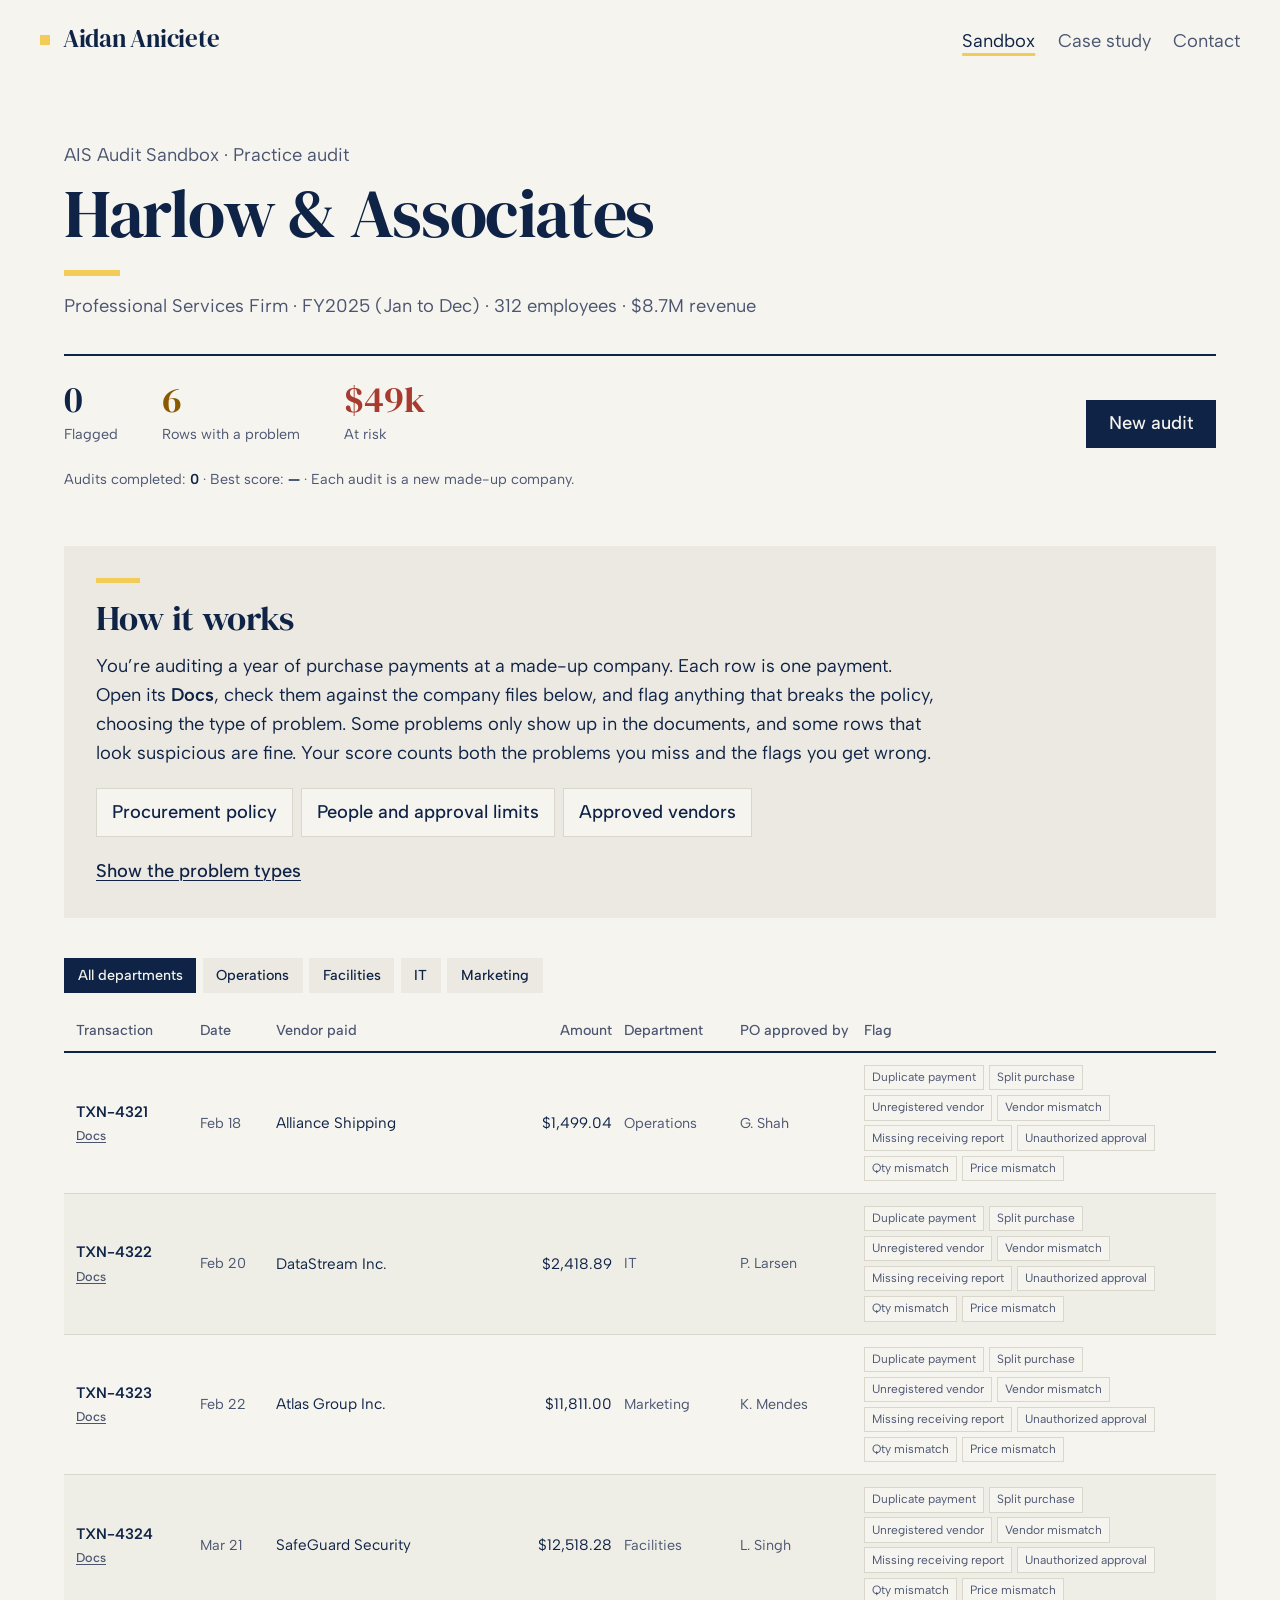
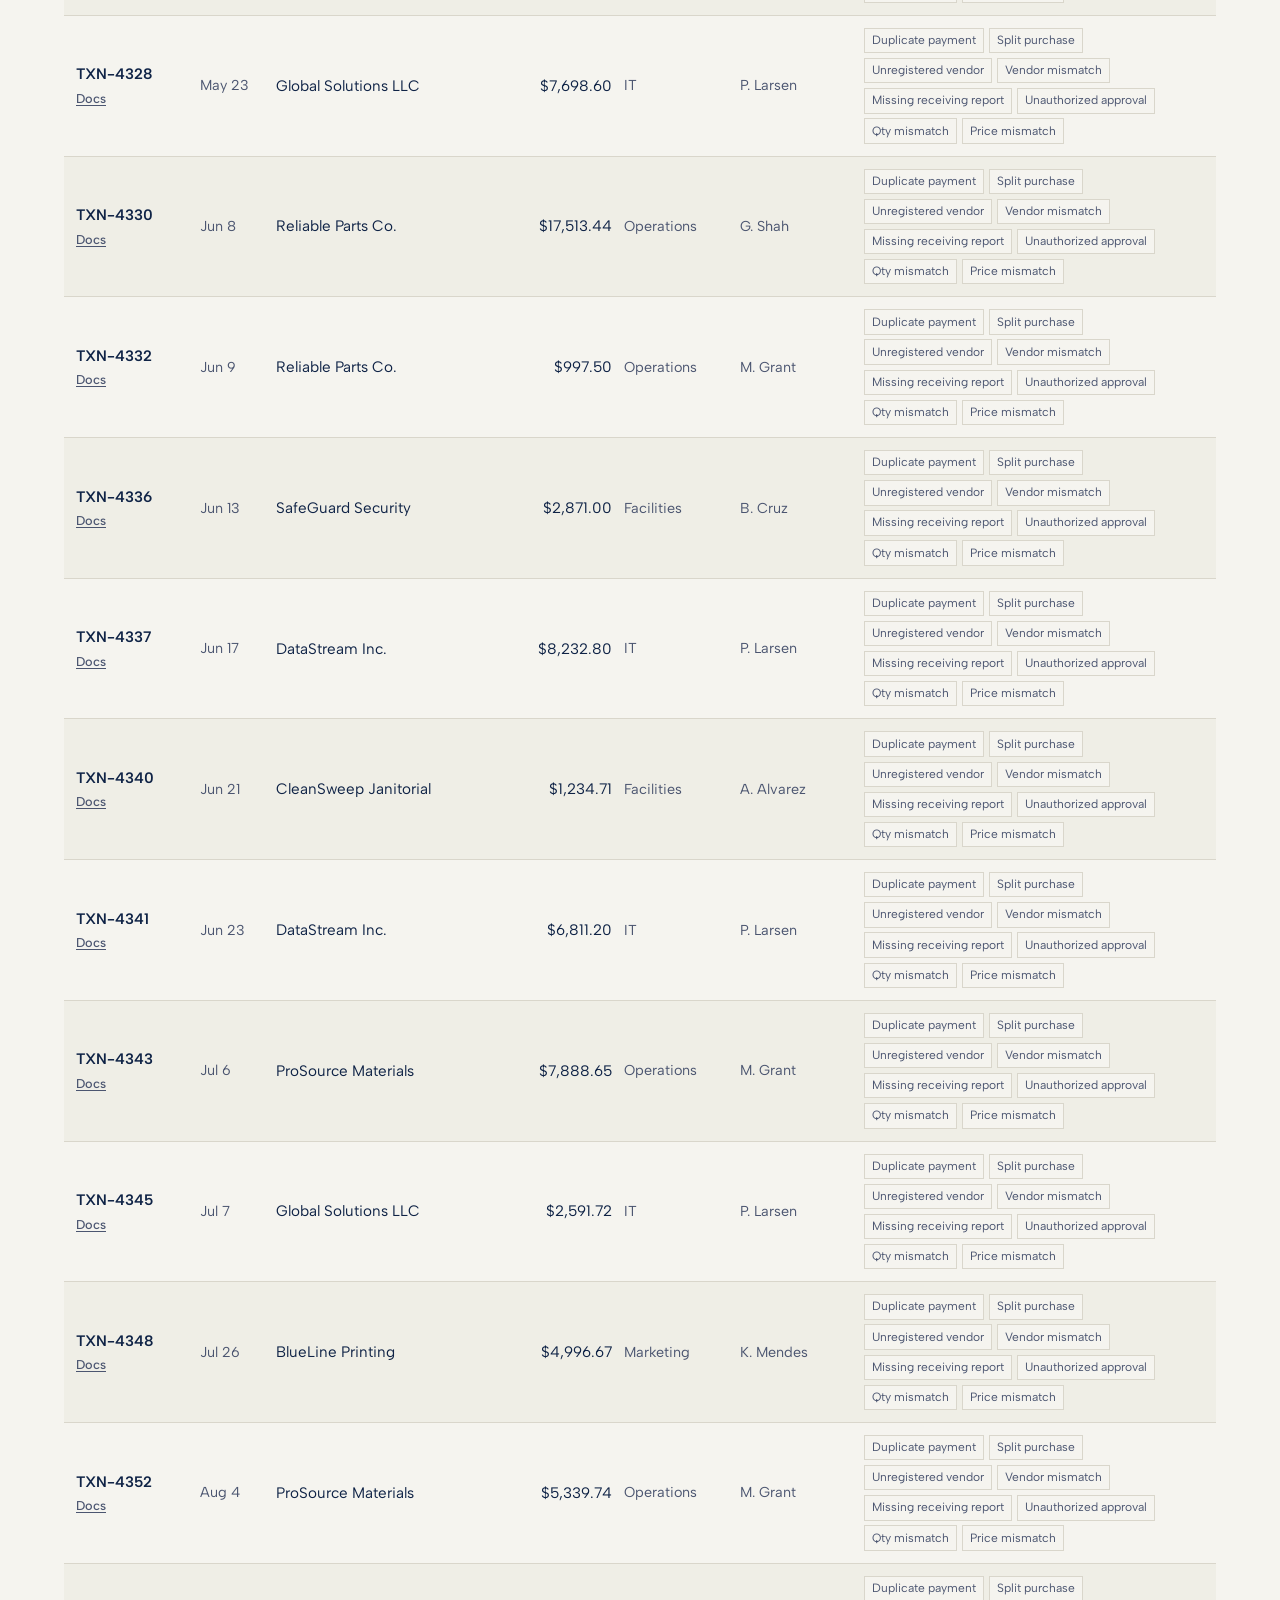
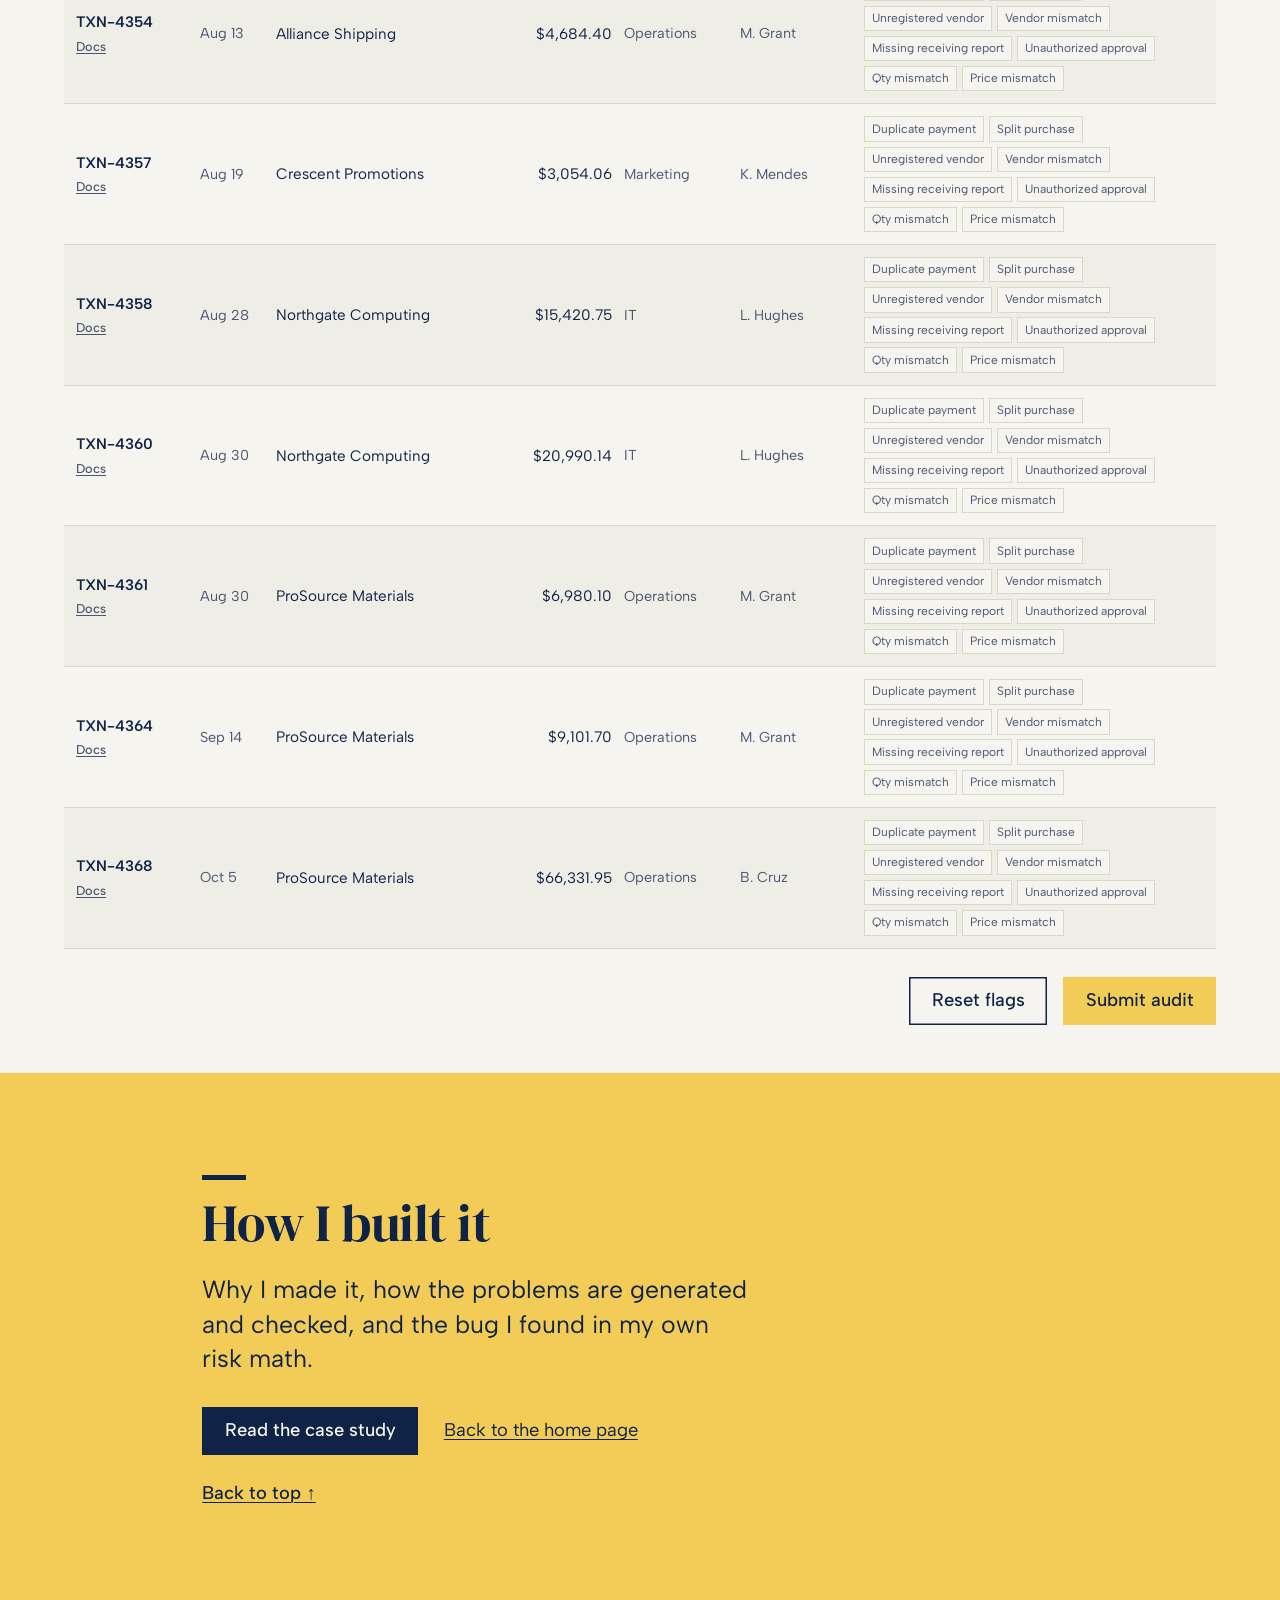
<file: audit/index.html>
<!DOCTYPE html>
<html lang="en">
<head>
  <meta charset="UTF-8">
  <meta name="viewport" content="width=device-width, initial-scale=1.0">
  <title>AIS Audit Sandbox · Aidan Aniciete</title>
  <meta name="description" content="A practice audit: review a made-up company’s purchase payments against its policy, people, vendor registry and documents, and flag what breaks the rules.">
  <meta property="og:type" content="website">
  <meta property="og:title" content="AIS Audit Sandbox">
  <meta property="og:description" content="A practice audit: a made-up company and a year of its payments. Find the ones that break the rules.">
  <meta property="og:url" content="https://aidaniciete.com/audit/">
  <meta property="og:image" content="https://aidaniciete.com/assets/images/og/audit-sandbox.png">
  <meta property="og:image:width" content="2400">
  <meta property="og:image:height" content="1254">
  <meta name="twitter:card" content="summary_large_image">
  <meta name="theme-color" content="#f5f4ef">
  <link rel="icon" href="data:image/svg+xml,<svg xmlns='http://www.w3.org/2000/svg' viewBox='0 0 100 100'><rect width='100' height='100' fill='%230F2346'/><text x='50' y='70' font-size='60' text-anchor='middle' fill='%23F5F4EF' font-family='Georgia,serif'>A</text></svg>">
  <link rel="preconnect" href="https://fonts.googleapis.com">
  <link rel="preconnect" href="https://fonts.gstatic.com" crossorigin>
  <link href="https://fonts.googleapis.com/css2?family=DM+Serif+Display&family=Albert+Sans:ital,wght@0,400;0,500;0,600;1,400&display=swap" rel="stylesheet">
  <link rel="stylesheet" href="/assets/site.css">
  <style>
    /* the sandbox's result colours, mapped onto the site's palette */
    :root { --green: var(--gain); --red: var(--loss); --yellow: var(--warn); --text: var(--ink); }

    /* a tool needs a wider page than the reading column */
    .wide { max-width: calc(72rem + 2 * var(--pad)); margin-inline: auto; padding-inline: var(--pad); }
    .tool-hero { padding-top: clamp(2.5rem, 7vh, 4.5rem); }
    .tool-hero .eyebrow { color: var(--muted); }
    .tool-hero h1 { font-size: clamp(2.3rem, 1.4rem + 3.6vw, 4.6rem); line-height: 1; letter-spacing: -0.02em; margin-top: .6rem; }
    .tool-hero .mark { width: 3.5rem; height: .4rem; background: var(--accent); margin-top: 1.4rem; }
    .tool-hero #companySub { margin-top: 1rem; color: var(--muted); }
    .tool-bar { display: flex; flex-wrap: wrap; justify-content: space-between; align-items: flex-end; gap: 1.5rem 2rem; margin-top: 2rem; padding-top: 1.5rem; border-top: 2px solid var(--ink); }
    .tool-bar .stats { gap: 1rem 2.75rem; }
    .streak-bar { margin-top: 1.25rem; font-size: var(--step-small); color: var(--muted); max-width: none; }
    .streak-bar b { color: var(--ink); font-weight: 600; font-variant-numeric: tabular-nums; }

    .instructions { margin-top: clamp(2.5rem, 5vw, 3.5rem); background: var(--surface); padding: clamp(1.25rem, 3vw, 2rem); }
    .instructions h2 { font-size: clamp(1.6rem, 1.2rem + 1.2vw, 2.2rem); }
    .instructions h2 + p { margin-top: 1rem; max-width: 70ch; }
    .instructions strong { font-weight: 600; }
    .files { display: flex; flex-wrap: wrap; gap: .5rem; margin-top: 1.25rem; }
    .file-btn { background: var(--bg); padding: .6rem 1rem; font-weight: 500; box-shadow: inset 0 0 0 1px var(--rule); transition: box-shadow var(--t-hover) ease; }
    @media (hover: hover) and (pointer: fine) { .file-btn:hover { box-shadow: inset 0 0 0 1.5px var(--ink); } }
    .hint-btn { margin-top: 1.25rem; text-decoration: underline; text-underline-offset: .18em; text-decoration-thickness: .07em; font-weight: 500; }
    @media (hover: hover) and (pointer: fine) { .hint-btn:hover { text-decoration-color: var(--accent); } }
    .hints-grid { display: grid; grid-template-columns: repeat(auto-fit, minmax(14rem, 1fr)); gap: .6rem; margin-top: 1rem; }
    .hints-grid[hidden] { display: none; }
    .hint-card { background: var(--bg); padding: .8rem 1rem; }
    .hint-label { font-weight: 600; font-size: .95rem; margin-bottom: .25rem; }
    .hint-desc { color: var(--muted); font-size: var(--step-small); line-height: 1.45; }

    .filters { display: flex; flex-wrap: wrap; gap: .4rem; margin: 2.5rem 0 1rem; }
    .filter-btn { background: var(--surface); padding: .4rem .85rem; font-size: var(--step-small); font-weight: 500; transition: background-color var(--t-hover) ease, color var(--t-hover) ease; }
    @media (hover: hover) and (pointer: fine) { .filter-btn:hover { background: var(--accent); } }
    .filter-btn.active { background: var(--ink); color: var(--bg); }

    /* the ledger */
    .table-header, .txn-row { display: grid; grid-template-columns: 7rem 4rem minmax(8rem, 1fr) 7rem 6.5rem 7rem minmax(15rem, 1.6fr); gap: .75rem; align-items: center; }
    .table-header { padding: .6rem .75rem; border-bottom: 2px solid var(--ink); font-size: var(--step-small); color: var(--muted); font-weight: 500; }
    .txn-list { margin-bottom: 1.75rem; }
    .txn-row { padding: .75rem; border-bottom: 1px solid var(--rule); font-size: .95rem; transition: background-color var(--t-hover) ease; }
    .txn-row.odd { background: rgba(235, 233, 225, .55); }
    .txn-row.flagged { background: rgba(243, 204, 87, .28); box-shadow: inset 4px 0 0 var(--accent); }
    .txn-row.r-correct { background: #e3efe7; box-shadow: inset 4px 0 0 var(--gain); }
    .txn-row.r-wrong { background: #f5e4e1; box-shadow: inset 4px 0 0 var(--loss); }
    .txn-row.r-missed { background: #f6ecd6; box-shadow: inset 4px 0 0 var(--warn); }
    .txn-id { font-weight: 600; font-variant-numeric: tabular-nums; }
    .txn-date, .txn-dept, .txn-approver { color: var(--muted); font-size: var(--step-small); font-variant-numeric: tabular-nums; }
    .txn-amount { font-variant-numeric: tabular-nums; text-align: right; }
    .docs-btn { display: block; margin-top: .15rem; font-size: .8rem; font-weight: 500; color: var(--muted); text-decoration: underline; text-underline-offset: .18em; }
    @media (hover: hover) and (pointer: fine) { .docs-btn:hover { color: var(--ink); text-decoration-color: var(--accent); } }
    .flag-btns { display: flex; flex-wrap: wrap; gap: .3rem; }
    .flag-btn { padding: .2rem .5rem; font-size: .75rem; color: var(--muted); box-shadow: inset 0 0 0 1px var(--rule); background: var(--bg); white-space: nowrap; transition: color var(--t-hover) ease, box-shadow var(--t-hover) ease; }
    @media (hover: hover) and (pointer: fine) { .flag-btn:hover { color: var(--ink); box-shadow: inset 0 0 0 1px var(--ink); } }
    .flag-btn.selected { color: #fff; box-shadow: none; }
    .result-text { font-size: var(--step-small); font-weight: 500; }

    .tool-actions { display: flex; flex-wrap: wrap; justify-content: flex-end; gap: .75rem 1rem; margin-bottom: 2rem; }
    .tool-actions[hidden] { display: none; }

    /* report */
    .report { background: var(--dark); color: var(--dark-ink); padding: clamp(1.5rem, 4vw, 2.5rem); margin-bottom: 2rem; }
    .report-title { font-family: var(--font-display); font-size: clamp(1.6rem, 1.2rem + 1.2vw, 2.2rem); line-height: 1.1; margin-bottom: 1.5rem; }
    .report-title::before { content: ''; display: block; width: 2.75rem; height: .3rem; background: var(--accent); margin-bottom: 1rem; }
    .score-grid { display: flex; flex-wrap: wrap; gap: 1.25rem 3rem; margin-bottom: 1.25rem; }
    .score-n { font-family: var(--font-display); font-size: clamp(2rem, 1.5rem + 1.5vw, 2.8rem); line-height: 1; font-variant-numeric: tabular-nums; }
    .score-l { font-size: var(--step-small); color: var(--dark-muted); margin-top: .25rem; }
    .report { --green: #8fd3a8; --red: #f2a093; --yellow: var(--accent); --ink: var(--dark-ink); }
    .report-pr { color: var(--dark-muted); font-size: var(--step-small); margin-bottom: 1rem; max-width: 70ch; }
    .report-msg { color: var(--dark-muted); border-top: 1px solid rgba(245, 244, 239, .18); padding-top: 1rem; max-width: 70ch; }
    .report .btn-submit { background: var(--accent); color: var(--accent-ink); }
    .report .btn-reset { color: var(--dark-ink); box-shadow: inset 0 0 0 1.5px var(--dark-ink); }

    /* buttons inside the tool share the site's button */
    .btn, .btn-new { display: inline-flex; align-items: center; justify-content: center; min-height: 3rem; padding: 0 1.4rem; font-weight: 500; white-space: nowrap; transition: transform var(--t-press) var(--ease-out), background-color var(--t-hover) ease, color var(--t-hover) ease; }
    .btn:active, .btn-new:active { transform: scale(0.97); }
    .btn-new { background: var(--ink); color: var(--bg); }
    .btn-submit { background: var(--accent); color: var(--accent-ink); }
    .btn-reset { color: var(--ink); box-shadow: inset 0 0 0 1.5px var(--ink); }
    @media (hover: hover) and (pointer: fine) {
      .btn-new:hover { background: #1b3158; }
      .btn-submit:hover { background: #f7d873; }
      .btn-reset:hover { background: var(--ink); color: var(--bg); }
    }

    /* side panel: documents and company files */
    .panel-overlay { position: fixed; inset: 0; background: rgba(10, 20, 44, .5); z-index: 200; opacity: 0; pointer-events: none; transition: opacity .25s ease; }
    .panel-overlay.open { opacity: 1; pointer-events: all; }
    .panel { position: fixed; top: 0; right: 0; width: 34rem; max-width: 95vw; height: 100vh; height: 100dvh; background: var(--bg); z-index: 201; transform: translateX(100%); visibility: hidden; transition: transform .3s var(--ease-out), visibility 0s linear .3s; overflow-y: auto; padding: 1.75rem; }
    .panel.open { transform: none; visibility: visible; transition: transform .3s var(--ease-out); }
    .panel-header { display: flex; justify-content: space-between; align-items: flex-start; gap: 1rem; margin-bottom: 1.5rem; }
    .panel-title { font-family: var(--font-display); font-size: 1.8rem; line-height: 1.1; }
    .panel-title::before { content: ''; display: block; width: 2.25rem; height: .25rem; background: var(--accent); margin-bottom: .8rem; }
    .panel-sub { font-size: var(--step-small); color: var(--muted); margin-top: .35rem; }
    .panel-close { width: 2.75rem; height: 2.75rem; display: flex; align-items: center; justify-content: center; font-size: 1.1rem; flex-shrink: 0; }
    @media (hover: hover) and (pointer: fine) { .panel-close:hover { background: var(--surface); } }
    .panel-note { font-size: var(--step-small); color: var(--muted); margin-bottom: 1rem; }
    .doc-card { background: var(--surface); padding: 1.1rem 1.25rem; margin-bottom: .75rem; }
    .doc-card.missing { box-shadow: inset 4px 0 0 var(--warn); }
    .doc-label { font-weight: 600; margin-bottom: .6rem; }
    .doc-row { display: flex; justify-content: space-between; gap: 1rem; font-size: .9rem; padding: .35rem 0; border-bottom: 1px solid var(--rule); }
    .doc-row:last-child { border-bottom: 0; }
    .doc-key { color: var(--muted); flex-shrink: 0; }
    .doc-val { font-weight: 500; text-align: right; font-variant-numeric: tabular-nums; }
    .doc-val.flag { color: var(--loss); }
    .missing-note { color: var(--warn); font-size: .85rem; }
    .match { margin-top: .5rem; padding: 1rem 1.25rem; background: #e3efe7; }
    .match.fail { background: #f5e4e1; }
    .match-title { font-weight: 600; margin-bottom: .4rem; }
    .match li { display: flex; justify-content: space-between; gap: 1rem; font-size: .9rem; padding: .2rem 0; }
    .match .ok { color: var(--gain); font-weight: 500; }
    .match .no { color: var(--loss); font-weight: 500; }
    .rules li + li { margin-top: 1rem; }
    .rules strong { display: block; font-weight: 600; }
    .people li, .vendors li { padding: .7rem 0; border-bottom: 1px solid var(--rule); font-size: .92rem; }
    .people .who, .vendors .who { font-weight: 600; }
    .people .meta, .vendors .meta { color: var(--muted); font-size: var(--step-small); }
    .vendor-search { width: 100%; padding: .7rem .9rem; font: inherit; background: var(--surface); border: 0; box-shadow: inset 0 0 0 1px var(--rule); margin-bottom: .5rem; }
    .vendor-search:focus { outline: 2px solid var(--ink); outline-offset: 0; }

    @media (min-width: 1101px) { .table-scroll > * { min-width: 60rem; } }
    @media (max-width: 1100px) {
      .table-header, .txn-row { grid-template-columns: 6.5rem 3.75rem minmax(0, 1fr) 7rem; }
      .txn-dept, .txn-approver, .table-header > :nth-child(5), .table-header > :nth-child(6), .table-header > :nth-child(7) { display: none; }
      .txn-row > .flag-btns, .txn-row > .result-text { grid-column: 1 / -1; }
    }
    @media (max-width: 640px) {
      .table-header, .txn-row { grid-template-columns: 5.75rem minmax(0, 1fr) auto; }
      .txn-date, .table-header > :nth-child(2) { display: none; }
    }
  </style>
</head>
<body>
<a class="skip" href="#main">Skip to content</a>

<!-- Side panel: a transaction's documents, or one of the company files -->
<div class="panel-overlay" id="panelOverlay"></div>
<div class="panel" id="panel" role="dialog" aria-modal="true" aria-labelledby="panelTitle">
  <div class="panel-header">
    <div>
      <div class="panel-title" id="panelTitle"></div>
      <div class="panel-sub" id="panelSub"></div>
    </div>
    <button class="panel-close" id="panelClose" aria-label="Close">✕</button>
  </div>
  <div id="panelBody"></div>
</div>

<header class="top" id="top">
  <a class="wordmark" href="/">Aidan Aniciete</a>
  <nav aria-label="Pages">
    <ul>
      <li><a href="/audit" aria-current="page">Sandbox</a></li>
      <li><a href="/audit/case-study">Case study</a></li>
      <li><a href="/#contact">Contact</a></li>
    </ul>
  </nav>
</header>

<main id="main">
<div class="wide">
  <section class="tool-hero">
    <p class="eyebrow">AIS Audit Sandbox · Practice audit</p>
    <h1 id="companyName">Loading…</h1>
    <div class="mark" aria-hidden="true"></div>
    <p id="companySub"></p>
    <div class="tool-bar">
      <div class="stats">
        <div><strong id="flagCount">0</strong><span>Flagged</span></div>
        <div><strong id="totalIssues" style="color:var(--warn)">—</strong><span>Rows with a problem</span></div>
        <div><strong id="atRisk" style="color:var(--loss)">—</strong><span>At risk</span></div>
      </div>
      <button class="btn-new" id="newAudit">New audit</button>
    </div>
    <p class="streak-bar">Audits completed: <b id="streakCount">0</b> · Best score: <b id="bestScore">—</b> · Each audit is a new made-up company.</p>
  </section>

  <div class="instructions">
    <h2>How it works</h2>
    <p>You’re auditing a year of purchase payments at a made-up company. Each row is one payment. Open its <strong>Docs</strong>, check them against the company files below, and flag anything that breaks the policy, choosing the type of problem. Some problems only show up in the documents, and some rows that look suspicious are fine. Your score counts both the problems you miss and the flags you get wrong.</p>
    <div class="files">
      <button class="file-btn" data-file="policy">Procurement policy</button>
      <button class="file-btn" data-file="people">People and approval limits</button>
      <button class="file-btn" data-file="vendors">Approved vendors</button>
    </div>
    <button class="hint-btn" id="hintBtn" aria-expanded="false" aria-controls="hintsGrid">Show the problem types</button>
    <div id="hintsGrid" class="hints-grid" hidden></div>
  </div>

  <div class="filters" id="filters"></div>
  <div class="table-scroll">
    <div class="table-header">
      <div>Transaction</div><div>Date</div><div>Vendor paid</div><div style="text-align:right">Amount</div><div>Department</div><div>PO approved by</div><div>Flag</div>
    </div>
    <div class="txn-list" id="txnList"></div>
  </div>
  <div class="tool-actions" id="actions">
    <button class="btn btn-reset" id="resetFlags">Reset flags</button>
    <button class="btn btn-submit" id="submitAudit">Submit audit</button>
  </div>
  <div id="report" hidden></div>
</div>

<section class="yellow" style="margin-top: 3rem">
  <div class="frame">
    <h2 class="out">How I built it</h2>
    <p class="lead">Why I made it, how the problems are generated and checked, and the bug I found in my own risk math.</p>
    <div class="actions">
      <a class="button" href="/audit/case-study">Read the case study</a>
      <a class="link" href="/">Back to the home page</a>
    </div>
    <p class="to-top"><a class="link" href="#top">Back to top ↑</a></p>
  </div>
</section>
</main>

<script src="/audit/engine.js"></script>
<script>
(function () {
  var E = window.AuditEngine, TYPES = E.TYPES, money = E.money;
  var MONTHS = ['Jan', 'Feb', 'Mar', 'Apr', 'May', 'Jun', 'Jul', 'Aug', 'Sep', 'Oct', 'Nov', 'Dec'];
  var round, people = {}, flagged = {}, activeFilter = 'ALL', submitted = false, auditsCompleted = 0, bestScore = null, lastFocus = null;

  function $(id) { return document.getElementById(id); }
  function esc(s) { return String(s).replace(/[&<>"']/g, function (c) { return { '&': '&amp;', '<': '&lt;', '>': '&gt;', '"': '&quot;', "'": '&#39;' }[c]; }); }
  function shortDate(iso) { return MONTHS[+iso.slice(5, 7) - 1] + ' ' + (+iso.slice(8)); }
  function longDate(iso) { return shortDate(iso) + ', ' + iso.slice(0, 4); }
  function compact(cents) { var d = cents / 100; return d >= 1000 ? '$' + Math.round(d / 1000) + 'k' : '$' + Math.round(d); }
  function who(id) { var p = people[id]; return p ? p.name + ', ' + p.title : 'Unknown'; }
  function limitText(p) { return p.limit === Infinity ? 'Any amount' : p.limit ? 'Up to ' + money(p.limit).replace('.00', '') : 'Doesn’t approve purchases'; }
  function row(key, val, bad) { return '<div class="doc-row"><span class="doc-key">' + esc(key) + '</span><span class="doc-val' + (bad ? ' flag' : '') + '">' + esc(val) + '</span></div>'; }

  // ── A new round ──
  function newAudit() {
    round = E.generateRound();
    people = {};
    round.people.forEach(function (p) { people[p.id] = p; });
    flagged = {}; submitted = false; activeFilter = 'ALL';
    $('companyName').textContent = round.company.name;
    $('companySub').textContent = round.company.industry + ' · FY' + round.year + ' (Jan to Dec) · ' + round.company.employees + ' employees · ' + round.company.revenue + ' revenue';
    $('totalIssues').textContent = round.problemRows;
    $('atRisk').textContent = compact(round.atRisk);
    $('flagCount').textContent = 0;
    $('actions').hidden = false;
    $('report').hidden = true;
    renderFilters();
    renderTransactions();
  }

  function renderHints() {
    $('hintsGrid').innerHTML = E.TYPE_KEYS.map(function (k) {
      var t = TYPES[k];
      return '<div class="hint-card" style="box-shadow:inset 4px 0 0 ' + t.color + '"><div class="hint-label" style="color:' + t.color + '">' + esc(t.label) + '</div><div class="hint-desc">' + esc(t.hint) + '</div></div>';
    }).join('');
  }

  function renderFilters() {
    $('filters').innerHTML = ['ALL'].concat(E.DEPTS).map(function (d) {
      return '<button class="filter-btn' + (activeFilter === d ? ' active' : '') + '" data-filter="' + d + '">' + (d === 'ALL' ? 'All departments' : d) + '</button>';
    }).join('');
  }

  function renderTransactions() {
    var rows = activeFilter === 'ALL' ? round.txns : round.txns.filter(function (t) { return t.dept === activeFilter; });
    $('txnList').innerHTML = rows.map(function (t, i) {
      var mine = flagged[t.id], truth = round.key[t.id], cls = 'txn-row', cell;
      if (submitted) {
        if (mine && mine === truth) { cls += ' r-correct'; cell = '<span class="result-text" style="color:var(--green)">✓ Correct: ' + esc(TYPES[truth].label) + '</span>'; }
        else if (mine && truth) { cls += ' r-wrong'; cell = '<span class="result-text" style="color:var(--red)">✗ You flagged ' + esc(TYPES[mine].label) + '. It was ' + esc(TYPES[truth].label) + '.</span>'; }
        else if (mine) { cls += ' r-wrong'; cell = '<span class="result-text" style="color:var(--red)">✗ Clean. Not ' + esc(TYPES[mine].label) + '.</span>'; }
        else if (truth) { cls += ' r-missed'; cell = '<span class="result-text" style="color:var(--yellow)">Missed: ' + esc(TYPES[truth].label) + '</span>'; }
        else { cls += i % 2 ? ' odd' : ''; cell = '<span class="result-text" style="color:var(--muted)">Clean</span>'; }
      } else {
        cls += mine ? ' flagged' : (i % 2 ? ' odd' : '');
        cell = '<div class="flag-btns" role="group" aria-label="Flag ' + t.id + '">' + E.TYPE_KEYS.map(function (k) {
          var sel = mine === k;
          return '<button class="flag-btn' + (sel ? ' selected' : '') + '" aria-pressed="' + sel + '" data-txn="' + t.id + '" data-type="' + k + '"' + (sel ? ' style="background:' + TYPES[k].color + '"' : '') + '>' + esc(TYPES[k].label) + '</button>';
        }).join('') + '</div>';
      }
      return '<div class="' + cls + '">' +
        '<div class="txn-id">' + t.id + '<button class="docs-btn" data-docs="' + t.id + '">Docs</button></div>' +
        '<div class="txn-date">' + shortDate(t.date) + '</div>' +
        '<div>' + esc(t.vendor) + '</div>' +
        '<div class="txn-amount">' + money(t.amount) + '</div>' +
        '<div class="txn-dept">' + t.dept + '</div>' +
        '<div class="txn-approver">' + esc(people[t.po.approver].name) + '</div>' +
        cell + '</div>';
    }).join('');
  }

  function toggleFlag(id, type) {
    if (submitted) return;
    if (flagged[id] === type) delete flagged[id]; else flagged[id] = type;
    $('flagCount').textContent = Object.keys(flagged).length;
    renderTransactions();
  }

  // ── Side panel ──
  function openPanel(title, sub, html) {
    lastFocus = document.activeElement;
    $('panelTitle').textContent = title;
    $('panelSub').textContent = sub;
    $('panelBody').innerHTML = html;
    $('panel').classList.add('open');
    $('panelOverlay').classList.add('open');
    $('panel').scrollTop = 0;
    $('panelClose').focus();
  }
  function closePanel() {
    if (!$('panel').classList.contains('open')) return;
    $('panel').classList.remove('open');
    $('panelOverlay').classList.remove('open');
    if (lastFocus) lastFocus.focus();
  }

  function openDocs(id) {
    var t = round.txns.filter(function (x) { return x.id === id; })[0];
    var po = t.po, rr = t.rr, inv = t.inv;
    var payments = round.txns.filter(function (x) { return x.po.num === po.num; });
    var related = [], seen = {};
    round.txns.forEach(function (x) {
      if (x.po.num === po.num || seen[x.po.num] || x.po.project !== po.project || x.po.vendor !== po.vendor) return;
      if (Math.abs(x.po.day - po.day) > E.SPLIT_WINDOW_DAYS) return;
      seen[x.po.num] = true; related.push(x);
    });
    var html = '<div class="doc-card"><div class="doc-label">Purchase order ' + po.num + '</div>' +
      row('Requisition', po.req) + row('Project', po.project) + row('Department', po.dept) + row('Vendor', po.vendor) +
      row('Item', po.item) + row('Quantity ordered', po.qty) + row('Unit price', money(po.unit)) + row('PO total', money(po.total)) +
      row('Requested by', who(po.requester)) + row('Approved by', who(po.approver)) + row('PO date', longDate(po.date)) +
      row('Paid by', payments.map(function (x) { return x.id + ' (' + shortDate(x.date) + ')'; }).join(', ')) +
      row('Same project and vendor', related.length ? related.map(function (x) { return x.po.num + ' (' + money(x.po.total) + ')'; }).join(', ') : 'None within ' + E.SPLIT_WINDOW_DAYS + ' days') +
      '</div>';
    if (rr) {
      html += '<div class="doc-card"><div class="doc-label">Receiving report ' + rr.num + '</div>' +
        row('Received from', rr.vendor, rr.vendor !== po.vendor) + row('Quantity received', rr.qty, rr.qty !== po.qty) +
        row('Date received', longDate(rr.date)) + row('Received by', who(rr.clerk)) + '</div>';
    } else {
      html += '<div class="doc-card missing"><div class="doc-label">Receiving report</div><p class="missing-note">No receiving report is on file for this PO.</p></div>';
    }
    html += '<div class="doc-card"><div class="doc-label">Vendor invoice ' + inv.num + '</div>' +
      row('Vendor', inv.vendor, inv.vendor !== po.vendor) + row('Quantity billed', inv.qty, inv.qty !== po.qty) +
      row('Unit price', money(inv.unit), inv.unit !== po.unit) + row('Invoice total', money(inv.total), inv.total !== inv.qty * inv.unit) +
      row('Invoice date', longDate(inv.date)) + '</div>';
    var m = E.threeWayMatch(t);
    html += '<div class="match' + (m.ok ? '' : ' fail') + '"><div class="match-title">' + (m.ok ? 'Three-way match passed' : 'Three-way match failed') + '</div><ul>' +
      m.checks.map(function (c) { return '<li><span>' + esc(c.label) + '</span><span class="' + (c.ok ? 'ok">✓ Agrees' : 'no">✗ Doesn’t agree') + '</span></li>'; }).join('') +
      '</ul></div>';
    openPanel('Documents', t.id + ' · paid ' + longDate(t.date) + ' · ' + money(t.amount), html);
  }

  function openPolicy() {
    var html = '<ul class="rules">' + E.POLICY.map(function (r, i) { return '<li><strong>' + (i + 1) + '. ' + esc(r.title) + '</strong>' + esc(r.text) + '</li>'; }).join('') + '</ul>';
    openPanel('Procurement policy', round.company.name + ' · FY' + round.year, html);
  }

  function openPeople() {
    var html = '<p class="panel-note">Approval limits and departments come from the procurement policy.</p><ul class="people">' + round.people.map(function (p) {
      var boss = p.reportsTo ? people[p.reportsTo].name : 'Board of directors';
      return '<li><div class="who">' + esc(p.name) + '</div><div>' + esc(p.title) + ' · ' + esc(p.dept) + '</div>' +
        '<div class="meta">Reports to ' + esc(boss) + ' · ' + limitText(p) + (p.depts.length ? ' · Approves for ' + p.depts.join(', ') : '') + '</div></li>';
    }).join('') + '</ul>';
    openPanel('People and approval limits', round.company.name, html);
  }

  function openVendors() {
    var html = '<p class="panel-note">Payments may only go to these vendors, under their exact registered name.</p>' +
      '<label class="panel-note" for="vendorSearch">Search the registry</label>' +
      '<input class="vendor-search" id="vendorSearch" type="search" autocomplete="off" placeholder="Vendor name">' +
      '<ul class="vendors" id="vendorList"></ul>';
    openPanel('Approved vendors', round.company.name + ' · ' + round.registry.length + ' vendors', html);
    var input = $('vendorSearch');
    function draw() {
      var q = input.value.trim().toLowerCase();
      var list = round.registry.filter(function (v) { return v.name.toLowerCase().indexOf(q) !== -1 || v.id.toLowerCase().indexOf(q) !== -1; })
        .sort(function (a, b) { return a.name.localeCompare(b.name); });
      $('vendorList').innerHTML = list.length ? list.map(function (v) {
        return '<li><div class="who">' + esc(v.name) + '</div><div class="meta">' + v.id + ' · Supplies ' + v.dept + ' · Approved ' + longDate(v.since) + '</div></li>';
      }).join('') : '<li class="meta">No registered vendor matches “' + esc(input.value) + '”.</li>';
    }
    input.addEventListener('input', draw);
    draw();
  }

  // ── Submitting ──
  function submitAudit() {
    var s = E.score(round.key, flagged), pct = Math.round(s.f1 * 100);
    submitted = true;
    auditsCompleted++;
    if (bestScore === null || pct > bestScore) bestScore = pct;
    $('streakCount').textContent = auditsCompleted;
    $('bestScore').textContent = bestScore + '%';
    $('actions').hidden = true;
    renderTransactions();

    var msg;
    if (s.correct === s.problems && s.wrong === 0) msg = 'Every problem found, with no wrong flags.';
    else if (s.precision < 0.5 && s.recall >= 0.6) msg = 'You found most of the problems, but more than half your flags were wrong. Flag only what the documents and company files show.';
    else if (pct >= 80) msg = 'Strong audit. Look at the rows marked wrong or missed, then try a new company.';
    else if (pct >= 60) msg = 'A solid start. Open the documents on every row before you flag, and check vendors and approvers against the company files.';
    else msg = 'Keep going. Read the procurement policy first, then work through the documents row by row.';

    var r = $('report');
    r.innerHTML = '<div class="report"><div class="report-title">Audit report: ' + esc(round.company.name) + '</div>' +
      '<div class="score-grid">' +
      '<div><div class="score-n" style="color:var(--green)">' + s.correct + '</div><div class="score-l">Correct</div></div>' +
      '<div><div class="score-n" style="color:var(--red)">' + s.wrong + '</div><div class="score-l">Wrong flags</div></div>' +
      '<div><div class="score-n" style="color:var(--yellow)">' + s.missed + '</div><div class="score-l">Missed</div></div>' +
      '<div><div class="score-n" style="color:var(--accent)">' + pct + '%</div><div class="score-l">Score</div></div>' +
      '</div>' +
      '<p class="report-pr">Precision ' + Math.round(s.precision * 100) + '%: how many of your flags were right. Recall ' + Math.round(s.recall * 100) + '%: how many of the problems you found. The score balances the two (F1), so flagging everything doesn’t pay.</p>' +
      '<p class="report-msg">' + msg + '</p>' +
      '<div style="display:flex;gap:.75rem;margin-top:1rem;flex-wrap:wrap"><button class="btn btn-submit" data-action="new">New audit</button><button class="btn btn-reset" data-action="retry">Try again</button></div>' +
      '</div>';
    r.hidden = false;
  }

  function resetFlags() {
    flagged = {}; submitted = false;
    $('flagCount').textContent = 0;
    $('actions').hidden = false;
    $('report').hidden = true;
    renderTransactions();
  }

  // ── Wiring ──
  document.addEventListener('click', function (e) {
    var el = e.target.closest('button');
    if (!el) return;
    if (el.dataset.txn) toggleFlag(el.dataset.txn, el.dataset.type);
    else if (el.dataset.docs) openDocs(el.dataset.docs);
    else if (el.dataset.filter) { activeFilter = el.dataset.filter; renderFilters(); renderTransactions(); }
    else if (el.dataset.file) ({ policy: openPolicy, people: openPeople, vendors: openVendors })[el.dataset.file]();
    else if (el.dataset.action === 'new') newAudit();
    else if (el.dataset.action === 'retry') resetFlags();
  });
  $('newAudit').addEventListener('click', newAudit);
  $('resetFlags').addEventListener('click', resetFlags);
  $('submitAudit').addEventListener('click', submitAudit);
  $('panelClose').addEventListener('click', closePanel);
  $('panelOverlay').addEventListener('click', closePanel);
  document.addEventListener('keydown', function (e) { if (e.key === 'Escape') closePanel(); });
  $('hintBtn').addEventListener('click', function () {
    var g = $('hintsGrid'), open = g.hidden;
    g.hidden = !open;
    this.setAttribute('aria-expanded', open);
    this.textContent = open ? 'Hide the problem types' : 'Show the problem types';
  });

  renderHints();
  newAudit();
})();
</script>

</body>
</html>
</file>
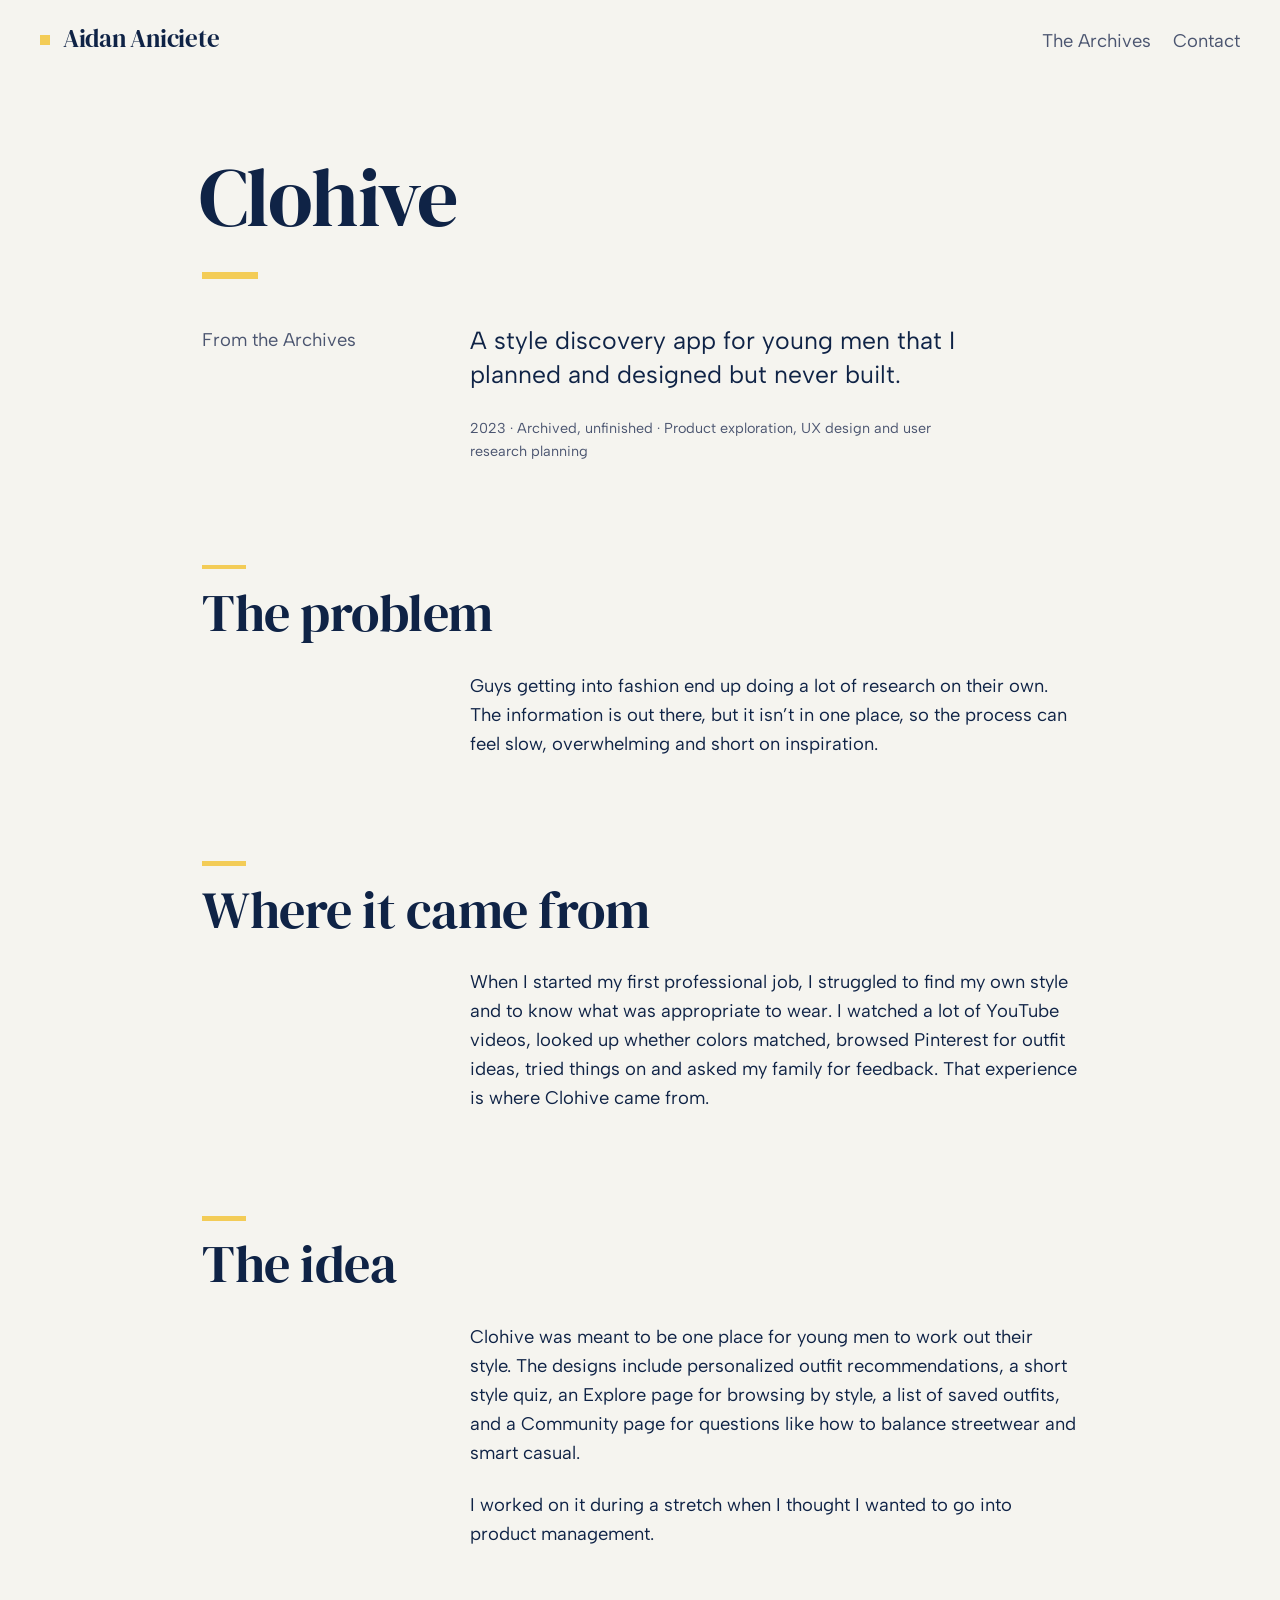
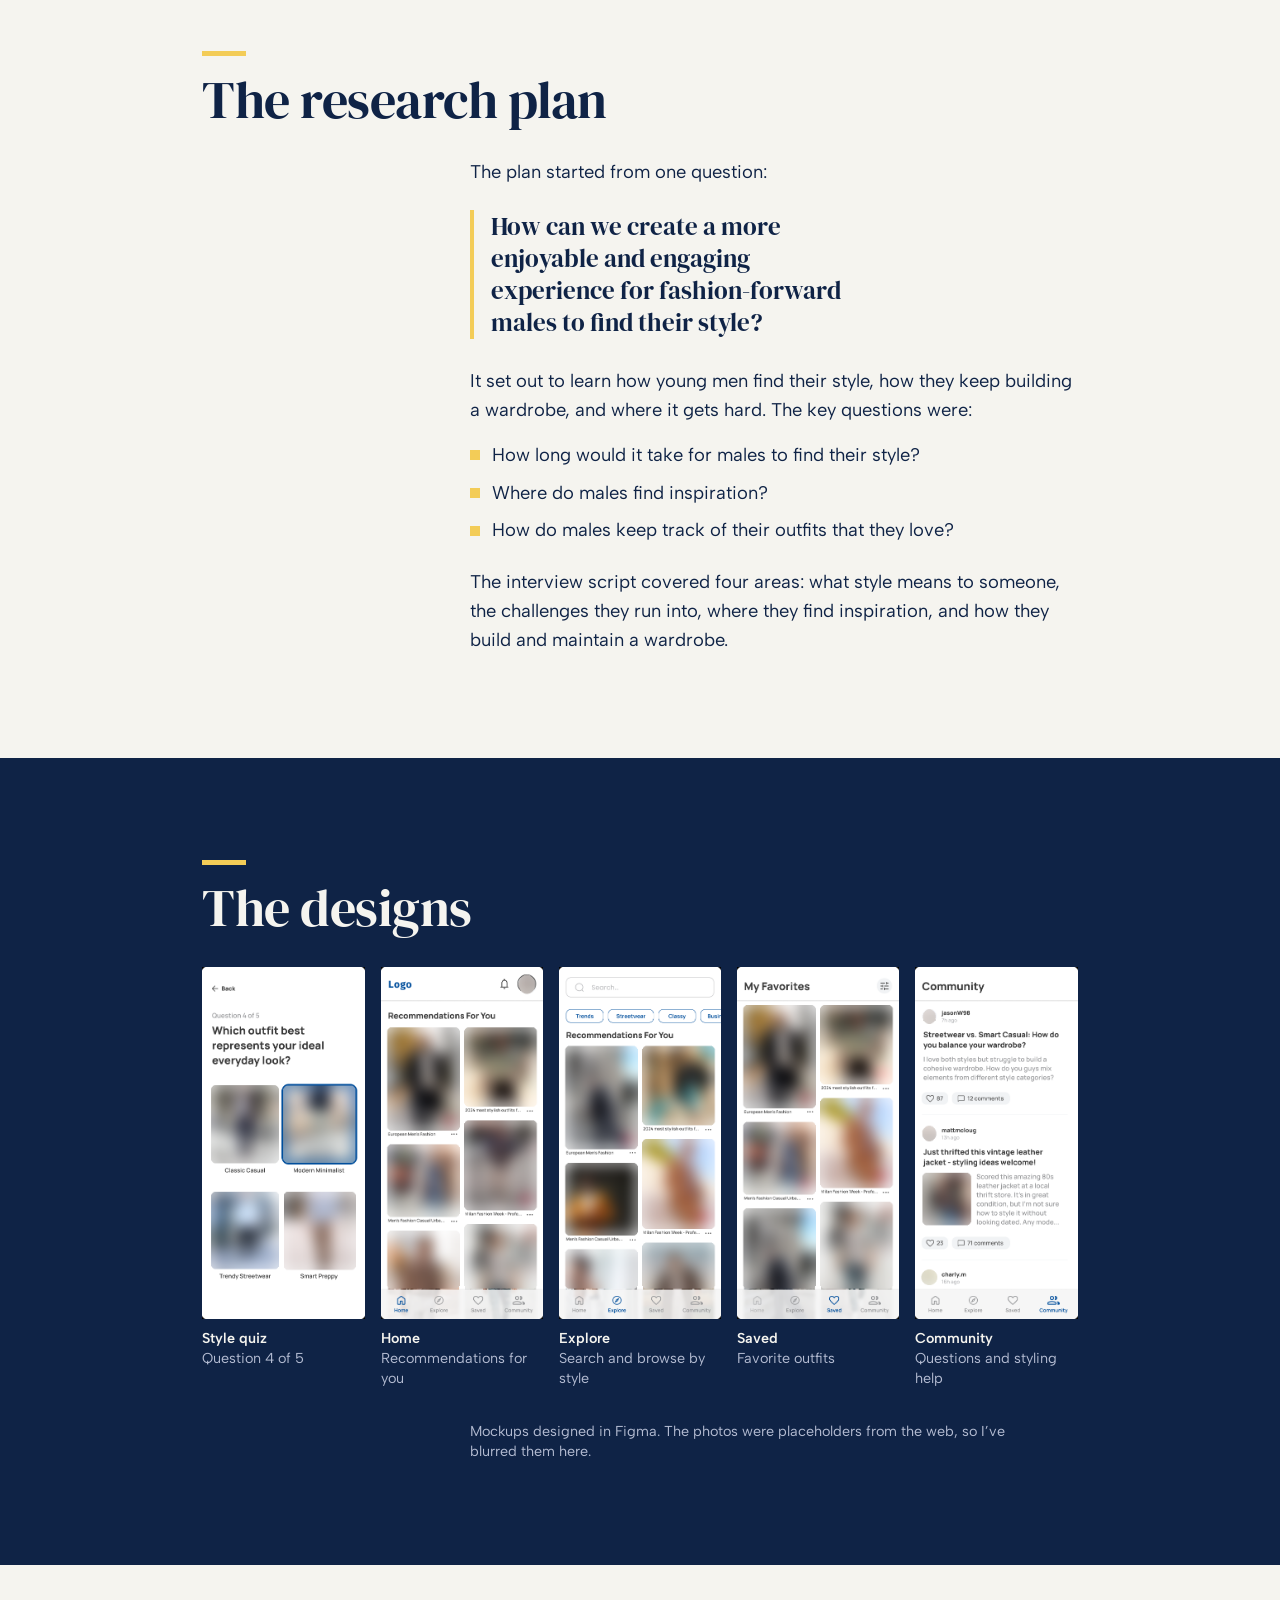
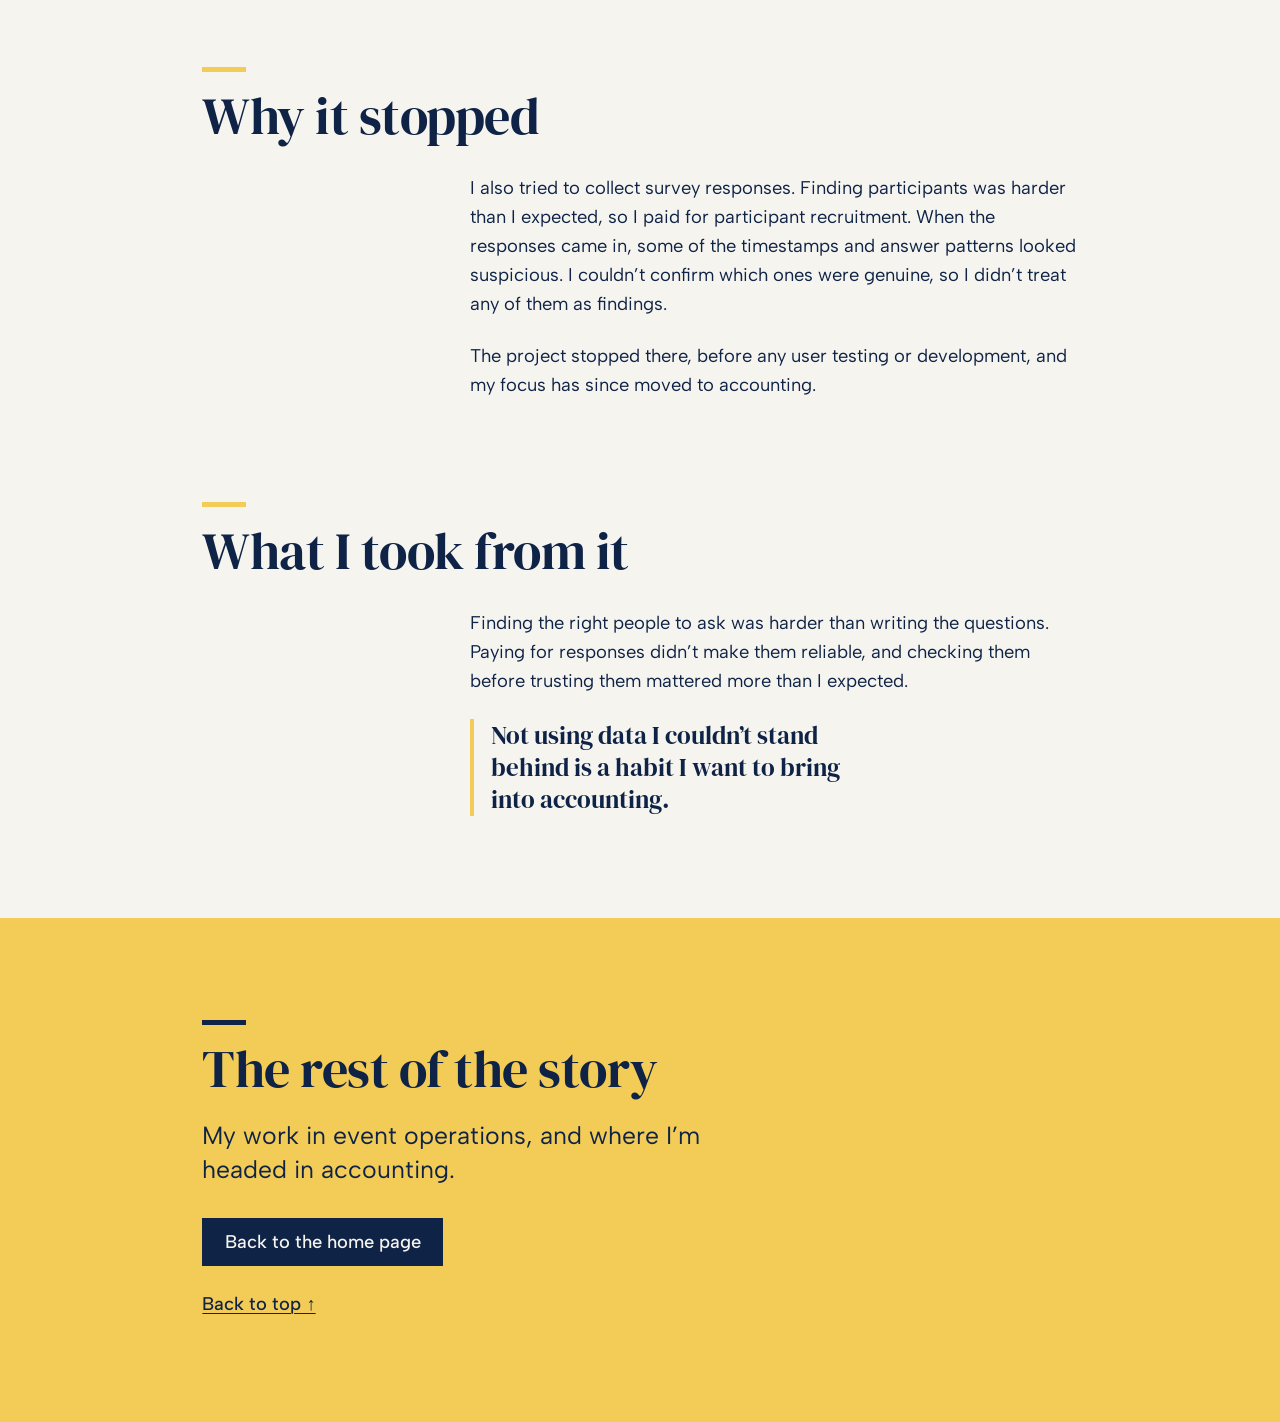
<file: archives/clohive/index.html>
<!DOCTYPE html>
<html lang="en">
<head>
  <meta charset="UTF-8">
  <meta name="viewport" content="width=device-width, initial-scale=1.0">
  <title>Clohive · The Archives · Aidan Aniciete</title>
  <meta name="description" content="Clohive was an unfinished app concept to help young men find their personal style. Aidan Aniciete wrote a research plan and designed the main screens before the project stopped.">
  <meta name="theme-color" content="#f5f4ef">
  <link rel="icon" href="data:image/svg+xml,<svg xmlns='http://www.w3.org/2000/svg' viewBox='0 0 100 100'><rect width='100' height='100' fill='%230F2346'/><text x='50' y='70' font-size='60' text-anchor='middle' fill='%23F5F4EF' font-family='Georgia,serif'>A</text></svg>">
  <link rel="preconnect" href="https://fonts.googleapis.com">
  <link rel="preconnect" href="https://fonts.gstatic.com" crossorigin>
  <link href="https://fonts.googleapis.com/css2?family=DM+Serif+Display&family=Albert+Sans:ital,wght@0,400;0,500;0,600;1,400&display=swap" rel="stylesheet">
  <link rel="stylesheet" href="../../assets/site.css">
  <style>
    .meta { color: var(--muted); font-size: var(--step-small); }
    .quote { margin-top: 1.4rem; }
    .ticks { margin-top: 1rem; }

    /* the five screens, in the navy band */
    .screens { display: grid; grid-template-columns: repeat(auto-fit, minmax(9.5rem, 1fr)); gap: 1.5rem 1rem; margin-top: 2rem; }
    .screens img { width: 100%; height: auto; background: #fff; }
    .screens a { display: block; }
    .screens figcaption { margin-top: .6rem; font-size: var(--step-small); line-height: 1.4; color: var(--dark-muted); }
    .screens figcaption b { display: block; font-weight: 600; color: var(--dark-ink); }
    .designs .note { margin-top: 2rem; }

    @media (max-width: 640px) {
      .screens { grid-template-columns: repeat(2, minmax(0, 1fr)); }
    }
  </style>
</head>
<body>
<a class="skip" href="#main">Skip to content</a>

<header class="top" id="top">
  <a class="wordmark" href="../../">Aidan Aniciete</a>
  <nav aria-label="Pages">
    <ul>
      <li><a href="../../#archives">The Archives</a></li>
      <li><a href="../../#contact">Contact</a></li>
    </ul>
  </nav>
</header>

<main id="main">

  <!-- ============ first screen ============ -->
  <section class="frame hero">
    <h1>Clohive</h1>
    <div class="mark out" aria-hidden="true"></div>
    <div class="hang hero-row">
      <p>From the Archives</p>
      <div class="flow">
        <p class="lead">A style discovery app for young men that I planned and designed but never built.</p>
        <p class="meta">2023 · Archived, unfinished · Product exploration, UX design and user research planning</p>
      </div>
    </div>
  </section>

  <section class="frame section">
    <h2 class="out">The problem</h2>
    <p>Guys getting into fashion end up doing a lot of research on their own. The information is out there, but it isn’t in one place, so the process can feel slow, overwhelming and short on inspiration.</p>
  </section>

  <section class="frame section">
    <h2 class="out">Where it came from</h2>
    <p>When I started my first professional job, I struggled to find my own style and to know what was appropriate to wear. I watched a lot of YouTube videos, looked up whether colors matched, browsed Pinterest for outfit ideas, tried things on and asked my family for feedback. That experience is where Clohive came from.</p>
  </section>

  <section class="frame section">
    <h2 class="out">The idea</h2>
    <div class="flow">
      <p>Clohive was meant to be one place for young men to work out their style. The designs include personalized outfit recommendations, a short style quiz, an Explore page for browsing by style, a list of saved outfits, and a Community page for questions like how to balance streetwear and smart casual.</p>
      <p>I worked on it during a stretch when I thought I wanted to go into product management.</p>
    </div>
  </section>

  <section class="frame section">
    <h2 class="out">The research plan</h2>
    <p>The plan started from one question:</p>
    <p class="closer quote">How can we create a more enjoyable and engaging experience for fashion-forward males to find their style?</p>
    <div class="flow" style="margin-top: 1.75rem">
      <p>It set out to learn how young men find their style, how they keep building a wardrobe, and where it gets hard. The key questions were:</p>
    </div>
    <ul class="ticks">
      <li>How long would it take for males to find their style?</li>
      <li>Where do males find inspiration?</li>
      <li>How do males keep track of their outfits that they love?</li>
    </ul>
    <p style="margin-top: 1.4rem">The interview script covered four areas: what style means to someone, the challenges they run into, where they find inspiration, and how they build and maintain a wardrobe.</p>
  </section>

  <!-- ============ the designs, in navy ============ -->
  <section class="night designs">
    <div class="frame">
      <h2 class="out">The designs</h2>
      <div class="screens out">
        <figure>
          <a href="../../assets/images/archives/clohive-quiz.png"><img src="../../assets/images/archives/clohive-quiz.png" width="393" height="852" alt="Style quiz screen asking which outfit best represents your ideal everyday look, with four outfit choices" loading="lazy" decoding="async"></a>
          <figcaption><b>Style quiz</b>Question 4 of 5</figcaption>
        </figure>
        <figure>
          <a href="../../assets/images/archives/clohive-home.png"><img src="../../assets/images/archives/clohive-home.png" width="393" height="852" alt="Home screen with a feed of recommended outfits" loading="lazy" decoding="async"></a>
          <figcaption><b>Home</b>Recommendations for you</figcaption>
        </figure>
        <figure>
          <a href="../../assets/images/archives/clohive-explore.png"><img src="../../assets/images/archives/clohive-explore.png" width="393" height="852" alt="Explore screen with search and style categories such as Trends, Streetwear and Classy" loading="lazy" decoding="async"></a>
          <figcaption><b>Explore</b>Search and browse by style</figcaption>
        </figure>
        <figure>
          <a href="../../assets/images/archives/clohive-saved.png"><img src="../../assets/images/archives/clohive-saved.png" width="393" height="852" alt="Saved screen titled My Favorites, a grid of saved outfits" loading="lazy" decoding="async"></a>
          <figcaption><b>Saved</b>Favorite outfits</figcaption>
        </figure>
        <figure>
          <a href="../../assets/images/archives/clohive-community.png"><img src="../../assets/images/archives/clohive-community.png" width="393" height="852" alt="Community screen with posts asking for styling advice" loading="lazy" decoding="async"></a>
          <figcaption><b>Community</b>Questions and styling help</figcaption>
        </figure>
      </div>
      <p class="note small muted">Mockups designed in Figma. The photos were placeholders from the web, so I’ve blurred them here.</p>
    </div>
  </section>

  <section class="frame section">
    <h2 class="out">Why it stopped</h2>
    <div class="flow">
      <p>I also tried to collect survey responses. Finding participants was harder than I expected, so I paid for participant recruitment. When the responses came in, some of the timestamps and answer patterns looked suspicious. I couldn’t confirm which ones were genuine, so I didn’t treat any of them as findings.</p>
      <p>The project stopped there, before any user testing or development, and my focus has since moved to accounting.</p>
    </div>
  </section>

  <section class="frame section">
    <h2 class="out">What I took from it</h2>
    <div class="flow">
      <p>Finding the right people to ask was harder than writing the questions. Paying for responses didn’t make them reliable, and checking them before trusting them mattered more than I expected.</p>
      <p class="closer">Not using data I couldn’t stand behind is a habit I want to bring into accounting.</p>
    </div>
  </section>

  <!-- ============ close, in yellow ============ -->
  <section class="yellow">
    <div class="frame">
      <h2 class="out">The rest of the story</h2>
      <p class="lead">My work in event operations, and where I’m headed in accounting.</p>
      <div class="actions">
        <a class="button" href="../../">Back to the home page</a>
      </div>
      <p class="to-top"><a class="link" href="#top">Back to top ↑</a></p>
    </div>
  </section>

</main>

</body>
</html>
</file>
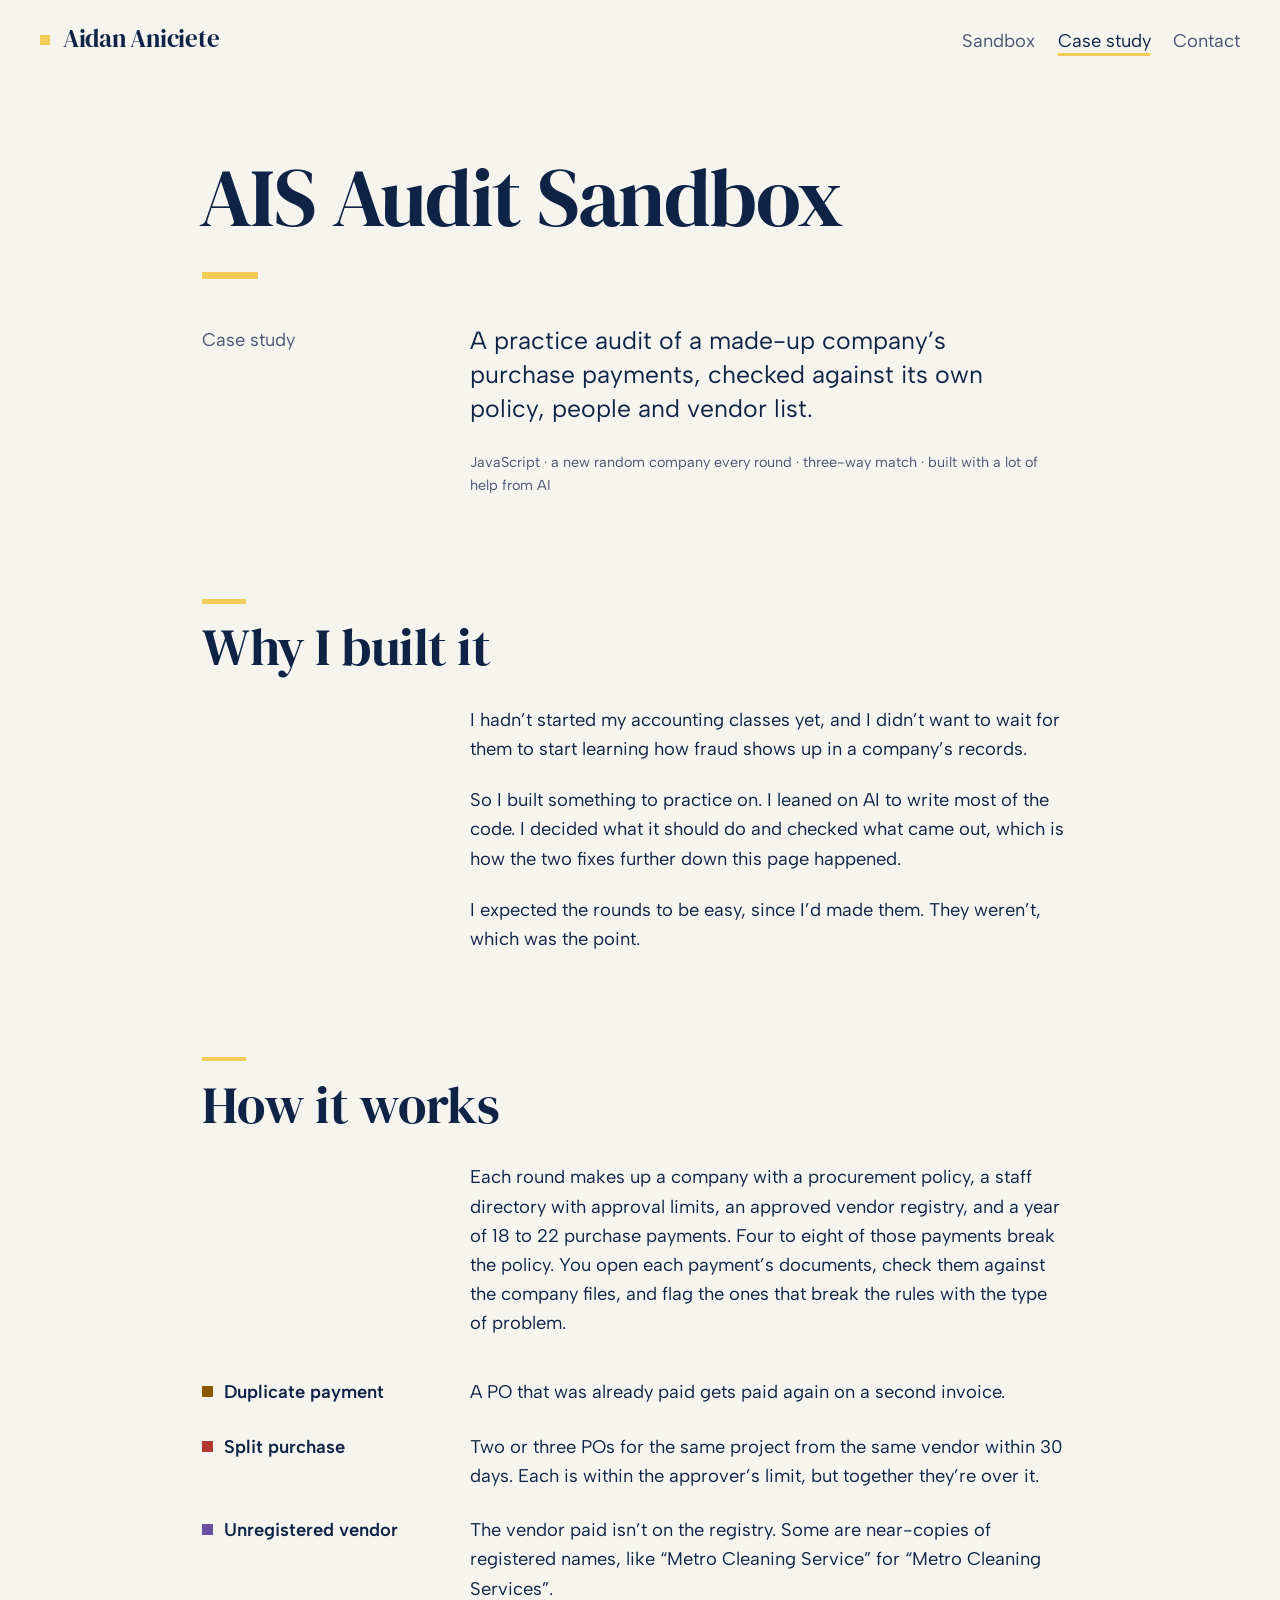
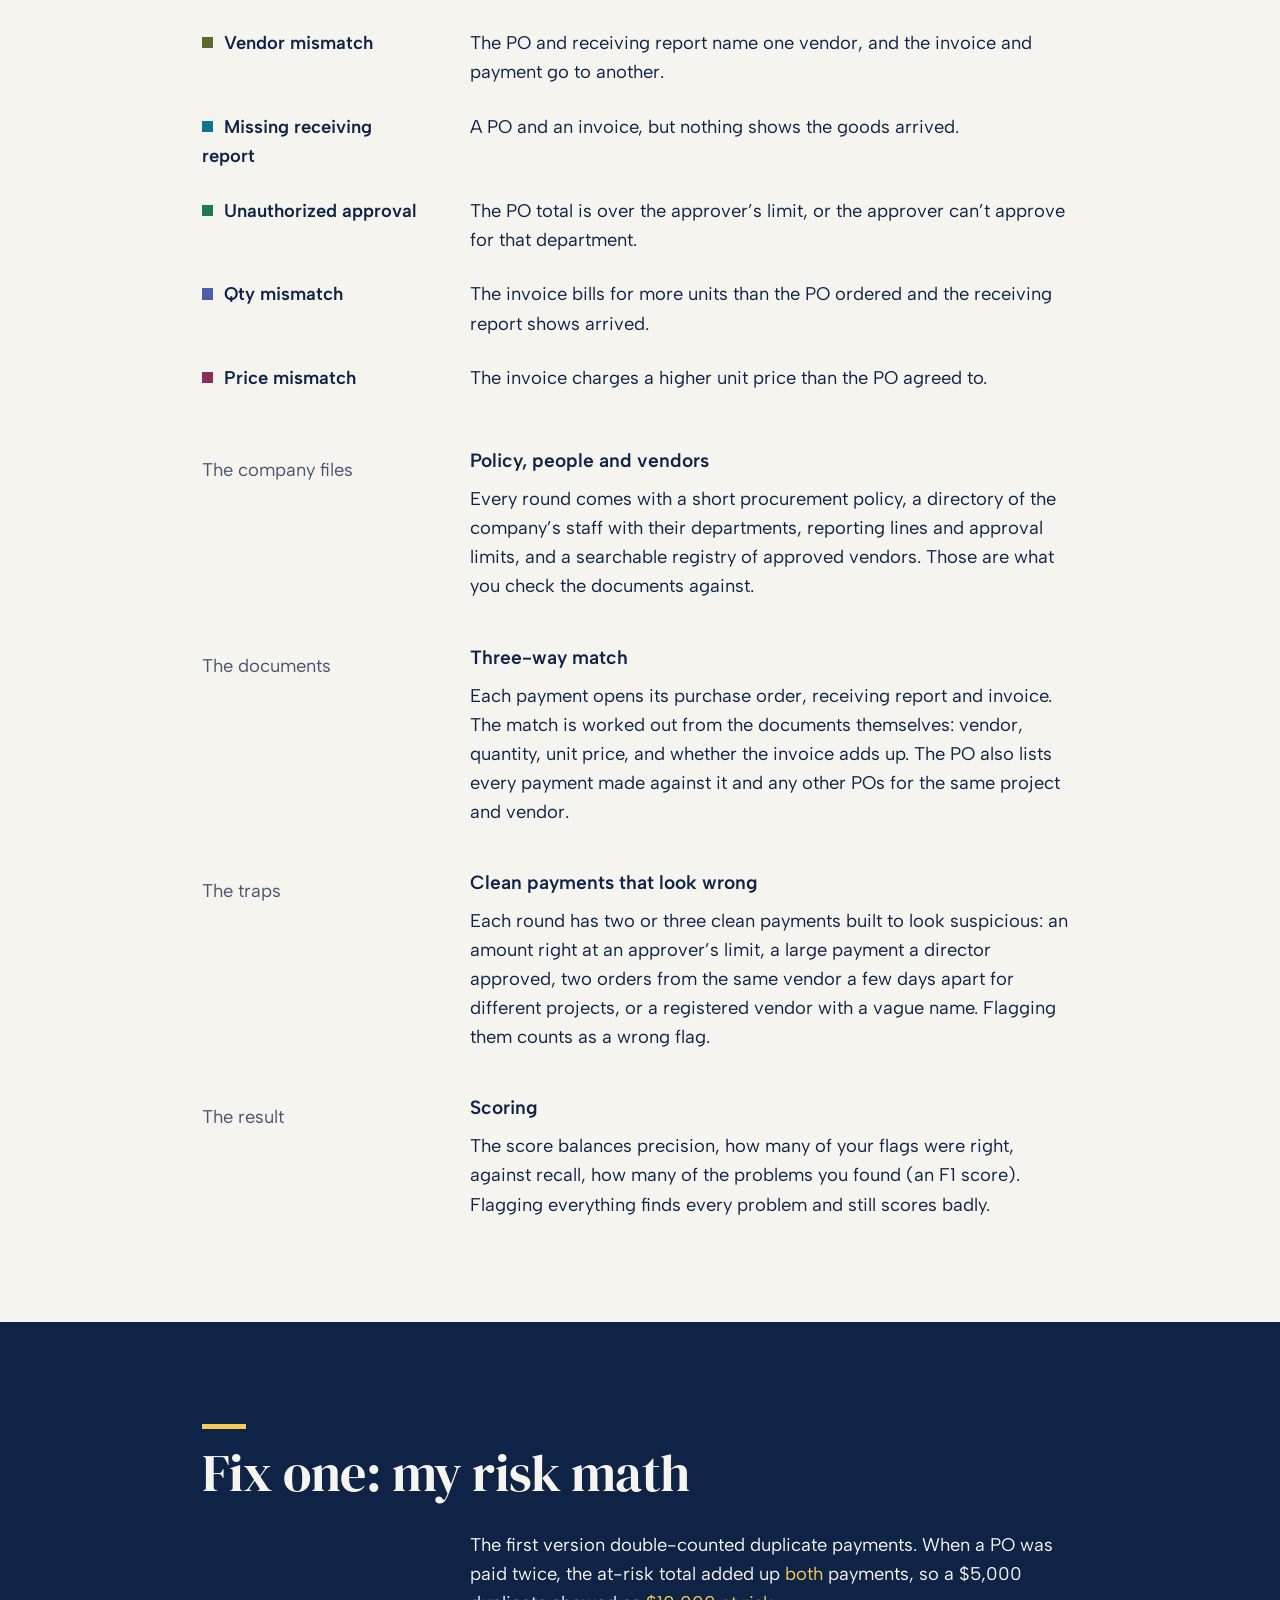
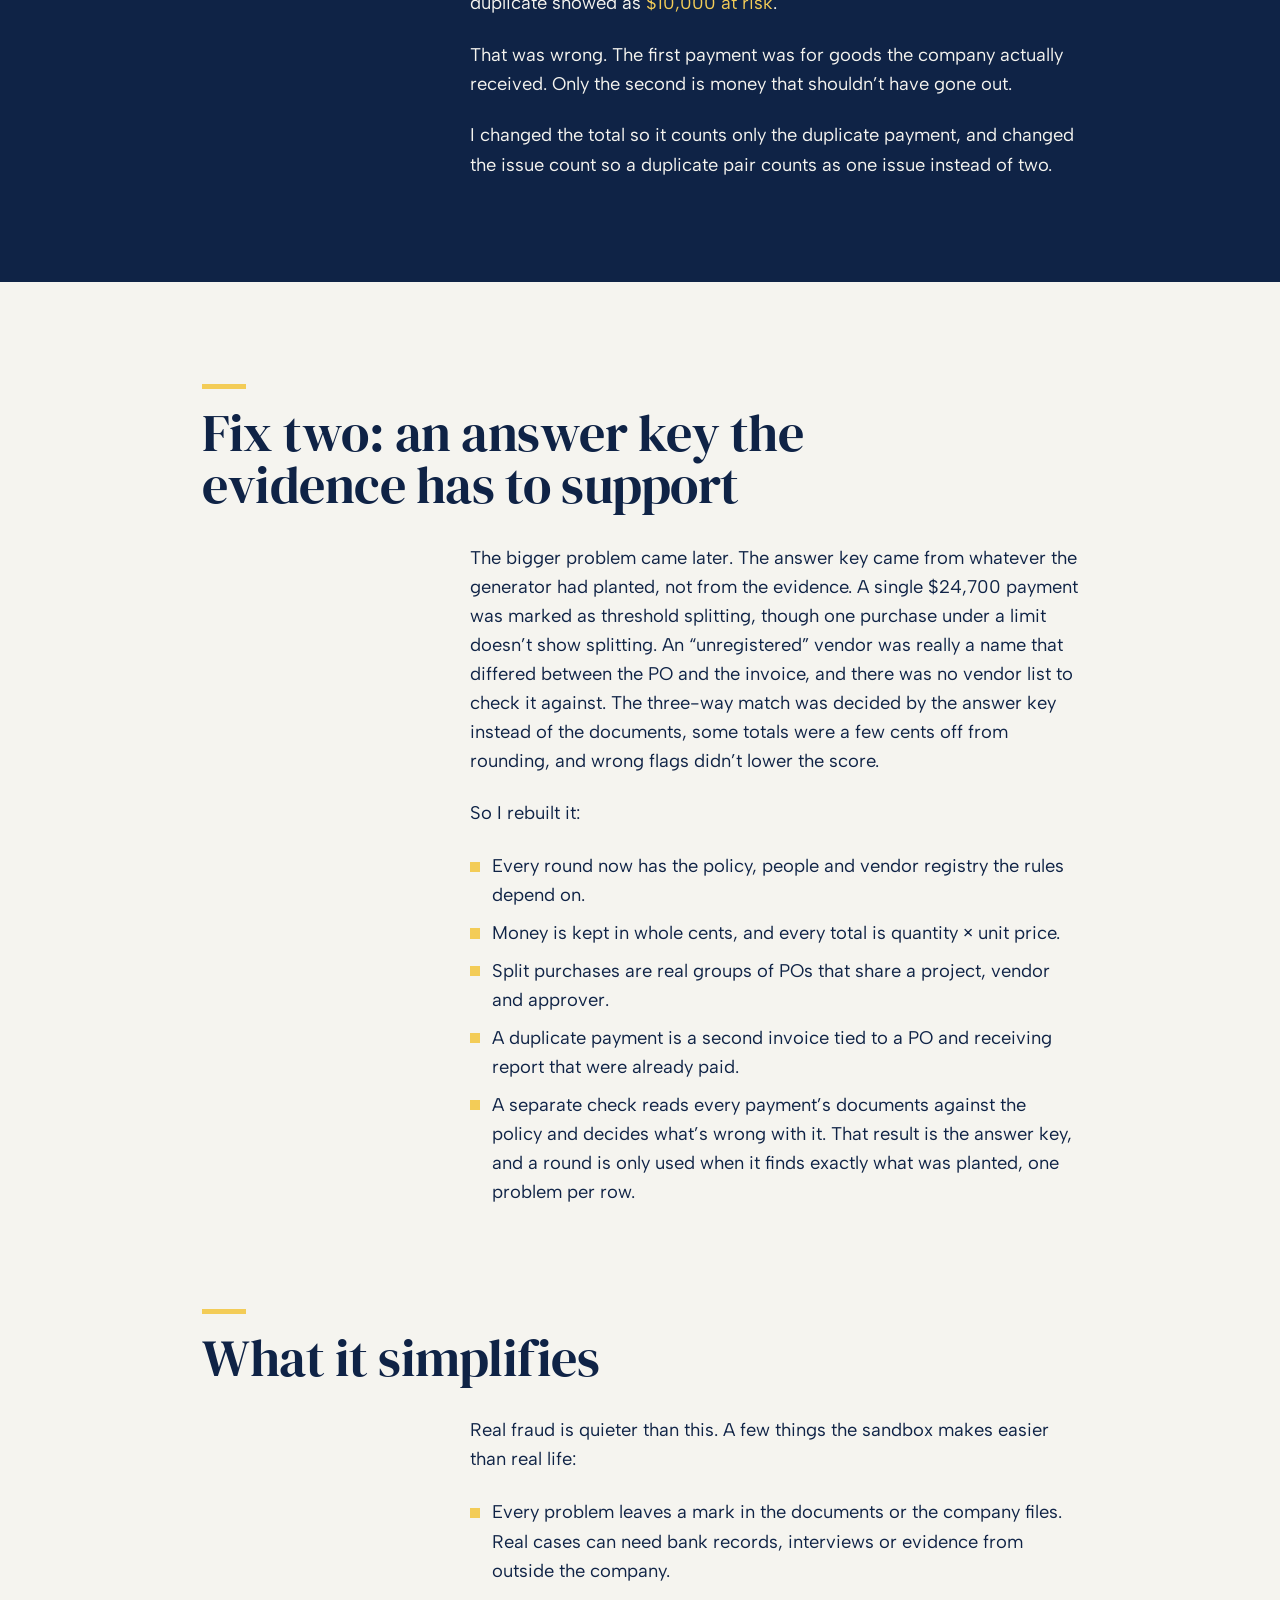
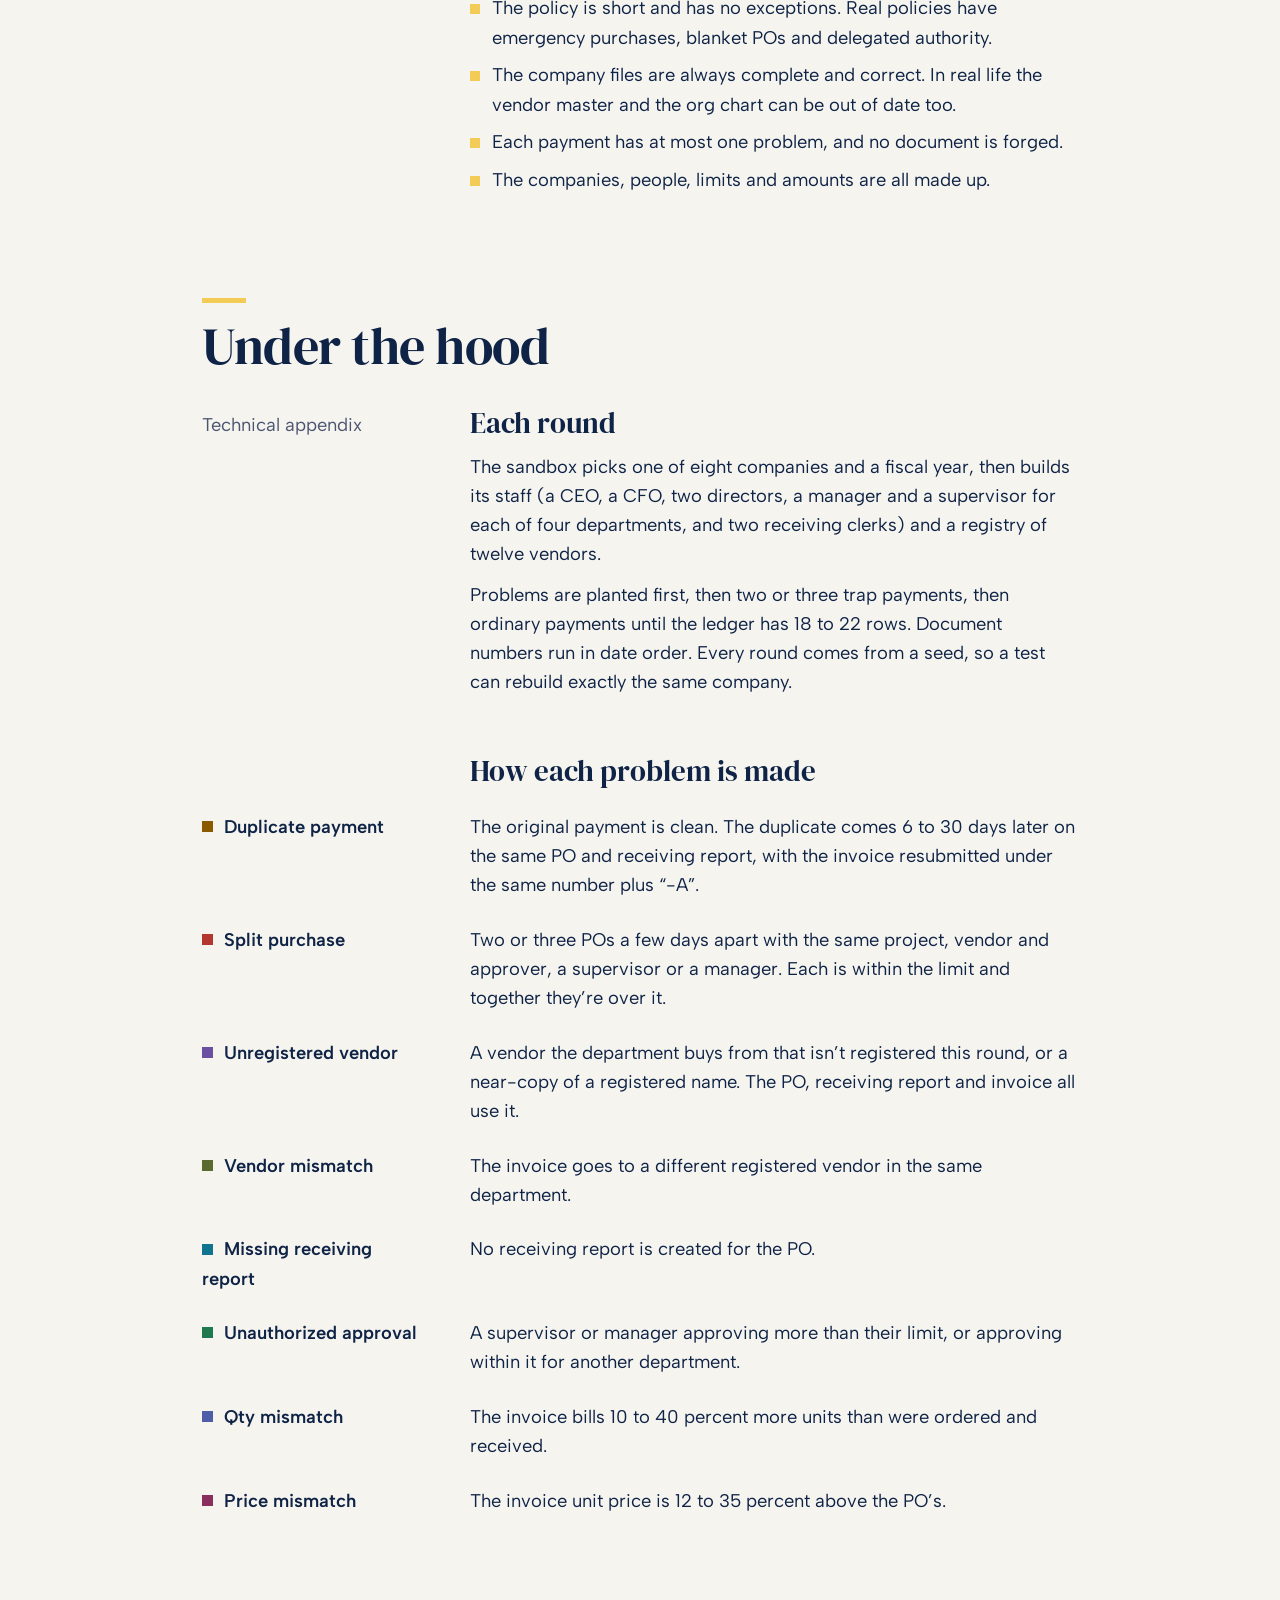
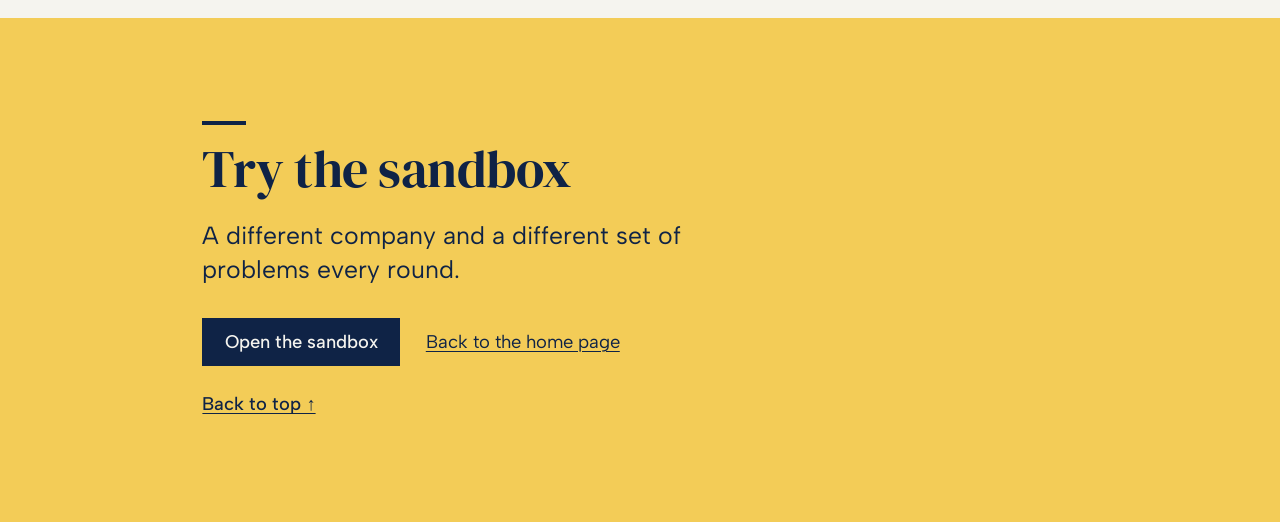
<file: audit/case-study/index.html>
<!DOCTYPE html>
<html lang="en">
<head>
  <meta charset="UTF-8">
  <meta name="viewport" content="width=device-width, initial-scale=1.0">
  <title>AIS Audit Sandbox Case Study · Aidan Aniciete</title>
  <meta name="description" content="Why Aidan Aniciete built the AIS Audit Sandbox, a practice audit of a made-up company's purchase payments, how it works, the two fixes that shaped it, and what it simplifies.">
  <meta property="og:type" content="article">
  <meta property="og:title" content="AIS Audit Sandbox: case study">
  <meta property="og:description" content="Why I built a practice audit, how it works, and the two fixes that shaped it.">
  <meta property="og:url" content="https://aidaniciete.com/audit/case-study/">
  <meta property="og:image" content="https://aidaniciete.com/assets/images/og/audit-sandbox.png">
  <meta property="og:image:width" content="2400">
  <meta property="og:image:height" content="1254">
  <meta name="twitter:card" content="summary_large_image">
  <meta name="theme-color" content="#f5f4ef">
  <link rel="icon" href="data:image/svg+xml,<svg xmlns='http://www.w3.org/2000/svg' viewBox='0 0 100 100'><rect width='100' height='100' fill='%230F2346'/><text x='50' y='70' font-size='60' text-anchor='middle' fill='%23F5F4EF' font-family='Georgia,serif'>A</text></svg>">
  <link rel="preconnect" href="https://fonts.googleapis.com">
  <link rel="preconnect" href="https://fonts.gstatic.com" crossorigin>
  <link href="https://fonts.googleapis.com/css2?family=DM+Serif+Display&family=Albert+Sans:ital,wght@0,400;0,500;0,600;1,400&display=swap" rel="stylesheet">
  <link rel="stylesheet" href="/assets/site.css">
  <style>
    .tags { color: var(--muted); font-size: var(--step-small); }

    /* each problem type keeps the colour it has in the sandbox, as a square like the card's */
    .sq { display: inline-block; width: .6em; height: .6em; background: var(--c); margin-right: .55em; vertical-align: .05em; }
    .types { margin-top: 2.5rem; }
    .types dt { color: var(--ink); font-weight: 600; }
    .types dd { font-weight: 400; }

    .features { margin-top: 3.5rem; }
    .features .entry h3 { font-size: 1.2rem; }

    .night .flow em { color: var(--accent); font-style: normal; }

    .section .ticks { margin-top: 1.5rem; max-width: 62ch; }

    .appendix .entry + .entry { margin-top: 3.5rem; }
    .appendix .entry h3 { font-family: var(--font-display); font-weight: 400; font-size: clamp(1.4rem, 1.2rem + .8vw, 1.8rem); }
    .logic { margin-top: 1.5rem; }
    .logic dt { font-weight: 600; color: var(--ink); }
    .logic dd { font-weight: 400; }
  </style>
</head>
<body>
<a class="skip" href="#main">Skip to content</a>

<header class="top" id="top">
  <a class="wordmark" href="/">Aidan Aniciete</a>
  <nav aria-label="Pages">
    <ul>
      <li><a href="/audit">Sandbox</a></li>
      <li><a href="/audit/case-study" aria-current="page">Case study</a></li>
      <li><a href="/#contact">Contact</a></li>
    </ul>
  </nav>
</header>

<main id="main">

  <!-- ============ first screen ============ -->
  <section class="frame hero">
    <h1>AIS Audit Sandbox</h1>
    <div class="mark out" aria-hidden="true"></div>
    <div class="hang hero-row">
      <p>Case study</p>
      <div class="flow">
        <p class="lead">A practice audit of a made-up company’s purchase payments, checked against its own policy, people and vendor list.</p>
        <p class="tags">JavaScript · a new random company every round · three-way match · built with a lot of help from AI</p>
      </div>
    </div>
  </section>

  <!-- ============ the story ============ -->
  <section class="frame section">
    <h2 class="out">Why I built it</h2>
    <div class="flow">
      <p>I hadn’t started my accounting classes yet, and I didn’t want to wait for them to start learning how fraud shows up in a company’s records.</p>
      <p>So I built something to practice on. I leaned on AI to write most of the code. I decided what it should do and checked what came out, which is how the two fixes further down this page happened.</p>
      <p>I expected the rounds to be easy, since I’d made them. They weren’t, which was the point.</p>
    </div>
  </section>

  <!-- ============ how it works ============ -->
  <section class="frame section">
    <h2 class="out">How it works</h2>
    <p>Each round makes up a company with a procurement policy, a staff directory with approval limits, an approved vendor registry, and a year of 18 to 22 purchase payments. Four to eight of those payments break the policy. You open each payment’s documents, check them against the company files, and flag the ones that break the rules with the type of problem.</p>

    <dl class="plan types">
      <div class="hang"><dt><span class="sq" style="--c:#8A5A00"></span>Duplicate payment</dt><dd>A PO that was already paid gets paid again on a second invoice.</dd></div>
      <div class="hang"><dt><span class="sq" style="--c:#B3372E"></span>Split purchase</dt><dd>Two or three POs for the same project from the same vendor within 30 days. Each is within the approver’s limit, but together they’re over it.</dd></div>
      <div class="hang"><dt><span class="sq" style="--c:#6B4FA0"></span>Unregistered vendor</dt><dd>The vendor paid isn’t on the registry. Some are near-copies of registered names, like “Metro Cleaning Service” for “Metro Cleaning Services”.</dd></div>
      <div class="hang"><dt><span class="sq" style="--c:#5B6B2F"></span>Vendor mismatch</dt><dd>The PO and receiving report name one vendor, and the invoice and payment go to another.</dd></div>
      <div class="hang"><dt><span class="sq" style="--c:#0E7490"></span>Missing receiving report</dt><dd>A PO and an invoice, but nothing shows the goods arrived.</dd></div>
      <div class="hang"><dt><span class="sq" style="--c:#1E7A4E"></span>Unauthorized approval</dt><dd>The PO total is over the approver’s limit, or the approver can’t approve for that department.</dd></div>
      <div class="hang"><dt><span class="sq" style="--c:#4E5DA8"></span>Qty mismatch</dt><dd>The invoice bills for more units than the PO ordered and the receiving report shows arrived.</dd></div>
      <div class="hang"><dt><span class="sq" style="--c:#8A2E5E"></span>Price mismatch</dt><dd>The invoice charges a higher unit price than the PO agreed to.</dd></div>
    </dl>

    <div class="features">
      <article class="entry hang">
        <p class="when">The company files</p>
        <div class="body">
          <h3>Policy, people and vendors</h3>
          <p>Every round comes with a short procurement policy, a directory of the company’s staff with their departments, reporting lines and approval limits, and a searchable registry of approved vendors. Those are what you check the documents against.</p>
        </div>
      </article>
      <article class="entry hang">
        <p class="when">The documents</p>
        <div class="body">
          <h3>Three-way match</h3>
          <p>Each payment opens its purchase order, receiving report and invoice. The match is worked out from the documents themselves: vendor, quantity, unit price, and whether the invoice adds up. The PO also lists every payment made against it and any other POs for the same project and vendor.</p>
        </div>
      </article>
      <article class="entry hang">
        <p class="when">The traps</p>
        <div class="body">
          <h3>Clean payments that look wrong</h3>
          <p>Each round has two or three clean payments built to look suspicious: an amount right at an approver’s limit, a large payment a director approved, two orders from the same vendor a few days apart for different projects, or a registered vendor with a vague name. Flagging them counts as a wrong flag.</p>
        </div>
      </article>
      <article class="entry hang">
        <p class="when">The result</p>
        <div class="body">
          <h3>Scoring</h3>
          <p>The score balances precision, how many of your flags were right, against recall, how many of the problems you found (an F1 score). Flagging everything finds every problem and still scores badly.</p>
        </div>
      </article>
    </div>
  </section>

  <!-- ============ fix one, in navy ============ -->
  <section class="night">
    <div class="frame">
      <h2 class="out">Fix one: my risk math</h2>
      <div class="flow" style="margin-top: 2rem">
        <p>The first version double-counted duplicate payments. When a PO was paid twice, the at-risk total added up <em>both</em> payments, so a $5,000 duplicate showed as <em>$10,000 at risk</em>.</p>
        <p>That was wrong. The first payment was for goods the company actually received. Only the second is money that shouldn’t have gone out.</p>
        <p>I changed the total so it counts only the duplicate payment, and changed the issue count so a duplicate pair counts as one issue instead of two.</p>
      </div>
    </div>
  </section>

  <!-- ============ fix two ============ -->
  <section class="frame section">
    <h2 class="out">Fix two: an answer key the evidence has to support</h2>
    <div class="flow">
      <p>The bigger problem came later. The answer key came from whatever the generator had planted, not from the evidence. A single $24,700 payment was marked as threshold splitting, though one purchase under a limit doesn’t show splitting. An “unregistered” vendor was really a name that differed between the PO and the invoice, and there was no vendor list to check it against. The three-way match was decided by the answer key instead of the documents, some totals were a few cents off from rounding, and wrong flags didn’t lower the score.</p>
      <p>So I rebuilt it:</p>
    </div>
    <ul class="ticks">
      <li>Every round now has the policy, people and vendor registry the rules depend on.</li>
      <li>Money is kept in whole cents, and every total is quantity × unit price.</li>
      <li>Split purchases are real groups of POs that share a project, vendor and approver.</li>
      <li>A duplicate payment is a second invoice tied to a PO and receiving report that were already paid.</li>
      <li>A separate check reads every payment’s documents against the policy and decides what’s wrong with it. That result is the answer key, and a round is only used when it finds exactly what was planted, one problem per row.</li>    </ul>
  </section>

  <!-- ============ what it leaves out ============ -->
  <section class="frame section">
    <h2 class="out">What it simplifies</h2>
    <p>Real fraud is quieter than this. A few things the sandbox makes easier than real life:</p>
    <ul class="ticks">
      <li>Every problem leaves a mark in the documents or the company files. Real cases can need bank records, interviews or evidence from outside the company.</li>
      <li>The policy is short and has no exceptions. Real policies have emergency purchases, blanket POs and delegated authority.</li>
      <li>The company files are always complete and correct. In real life the vendor master and the org chart can be out of date too.</li>
      <li>Each payment has at most one problem, and no document is forged.</li>
      <li>The companies, people, limits and amounts are all made up.</li>
    </ul>
  </section>

  <!-- ============ appendix ============ -->
  <section class="frame section appendix">
    <h2 class="out">Under the hood</h2>

    <article class="entry hang">
      <p class="when">Technical appendix</p>
      <div class="body flow">
        <h3>Each round</h3>
        <p>The sandbox picks one of eight companies and a fiscal year, then builds its staff (a CEO, a CFO, two directors, a manager and a supervisor for each of four departments, and two receiving clerks) and a registry of twelve vendors.</p>
        <p>Problems are planted first, then two or three trap payments, then ordinary payments until the ledger has 18 to 22 rows. Document numbers run in date order. Every round comes from a seed, so a test can rebuild exactly the same company.</p>
      </div>
    </article>

    <article class="entry">
      <h3>How each problem is made</h3>
      <dl class="plan logic">
        <div class="hang"><dt><span class="sq" style="--c:#8A5A00"></span>Duplicate payment</dt><dd>The original payment is clean. The duplicate comes 6 to 30 days later on the same PO and receiving report, with the invoice resubmitted under the same number plus “-A”.</dd></div>
        <div class="hang"><dt><span class="sq" style="--c:#B3372E"></span>Split purchase</dt><dd>Two or three POs a few days apart with the same project, vendor and approver, a supervisor or a manager. Each is within the limit and together they’re over it.</dd></div>
        <div class="hang"><dt><span class="sq" style="--c:#6B4FA0"></span>Unregistered vendor</dt><dd>A vendor the department buys from that isn’t registered this round, or a near-copy of a registered name. The PO, receiving report and invoice all use it.</dd></div>
        <div class="hang"><dt><span class="sq" style="--c:#5B6B2F"></span>Vendor mismatch</dt><dd>The invoice goes to a different registered vendor in the same department.</dd></div>
        <div class="hang"><dt><span class="sq" style="--c:#0E7490"></span>Missing receiving report</dt><dd>No receiving report is created for the PO.</dd></div>
        <div class="hang"><dt><span class="sq" style="--c:#1E7A4E"></span>Unauthorized approval</dt><dd>A supervisor or manager approving more than their limit, or approving within it for another department.</dd></div>
        <div class="hang"><dt><span class="sq" style="--c:#4E5DA8"></span>Qty mismatch</dt><dd>The invoice bills 10 to 40 percent more units than were ordered and received.</dd></div>
        <div class="hang"><dt><span class="sq" style="--c:#8A2E5E"></span>Price mismatch</dt><dd>The invoice unit price is 12 to 35 percent above the PO’s.</dd></div>
      </dl>
    </article>
  </section>

  <!-- ============ close, in yellow ============ -->
  <section class="yellow">
    <div class="frame">
      <h2 class="out">Try the sandbox</h2>
      <p class="lead">A different company and a different set of problems every round.</p>
      <div class="actions">
        <a class="button" href="/audit">Open the sandbox</a>
        <a class="link" href="/">Back to the home page</a>
      </div>
      <p class="to-top"><a class="link" href="#top">Back to top ↑</a></p>
    </div>
  </section>

</main>

</body>
</html>
</file>
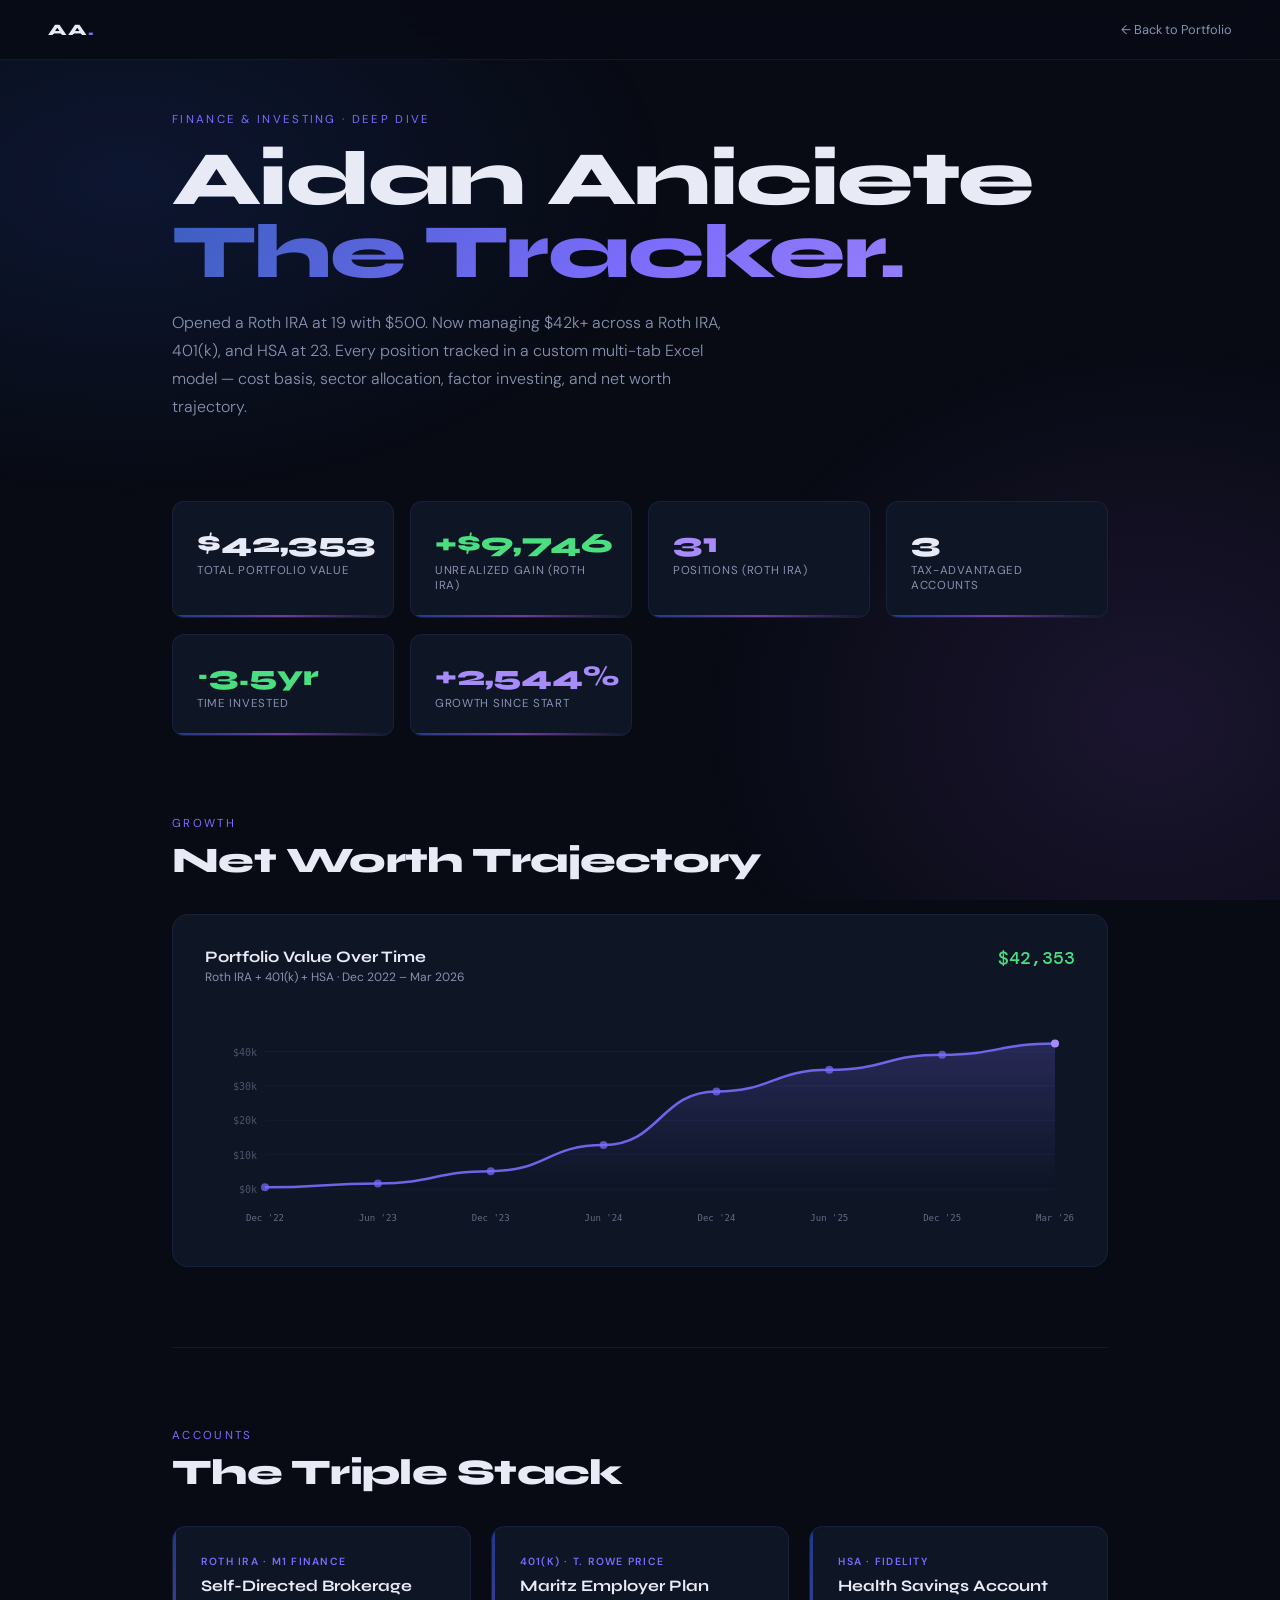
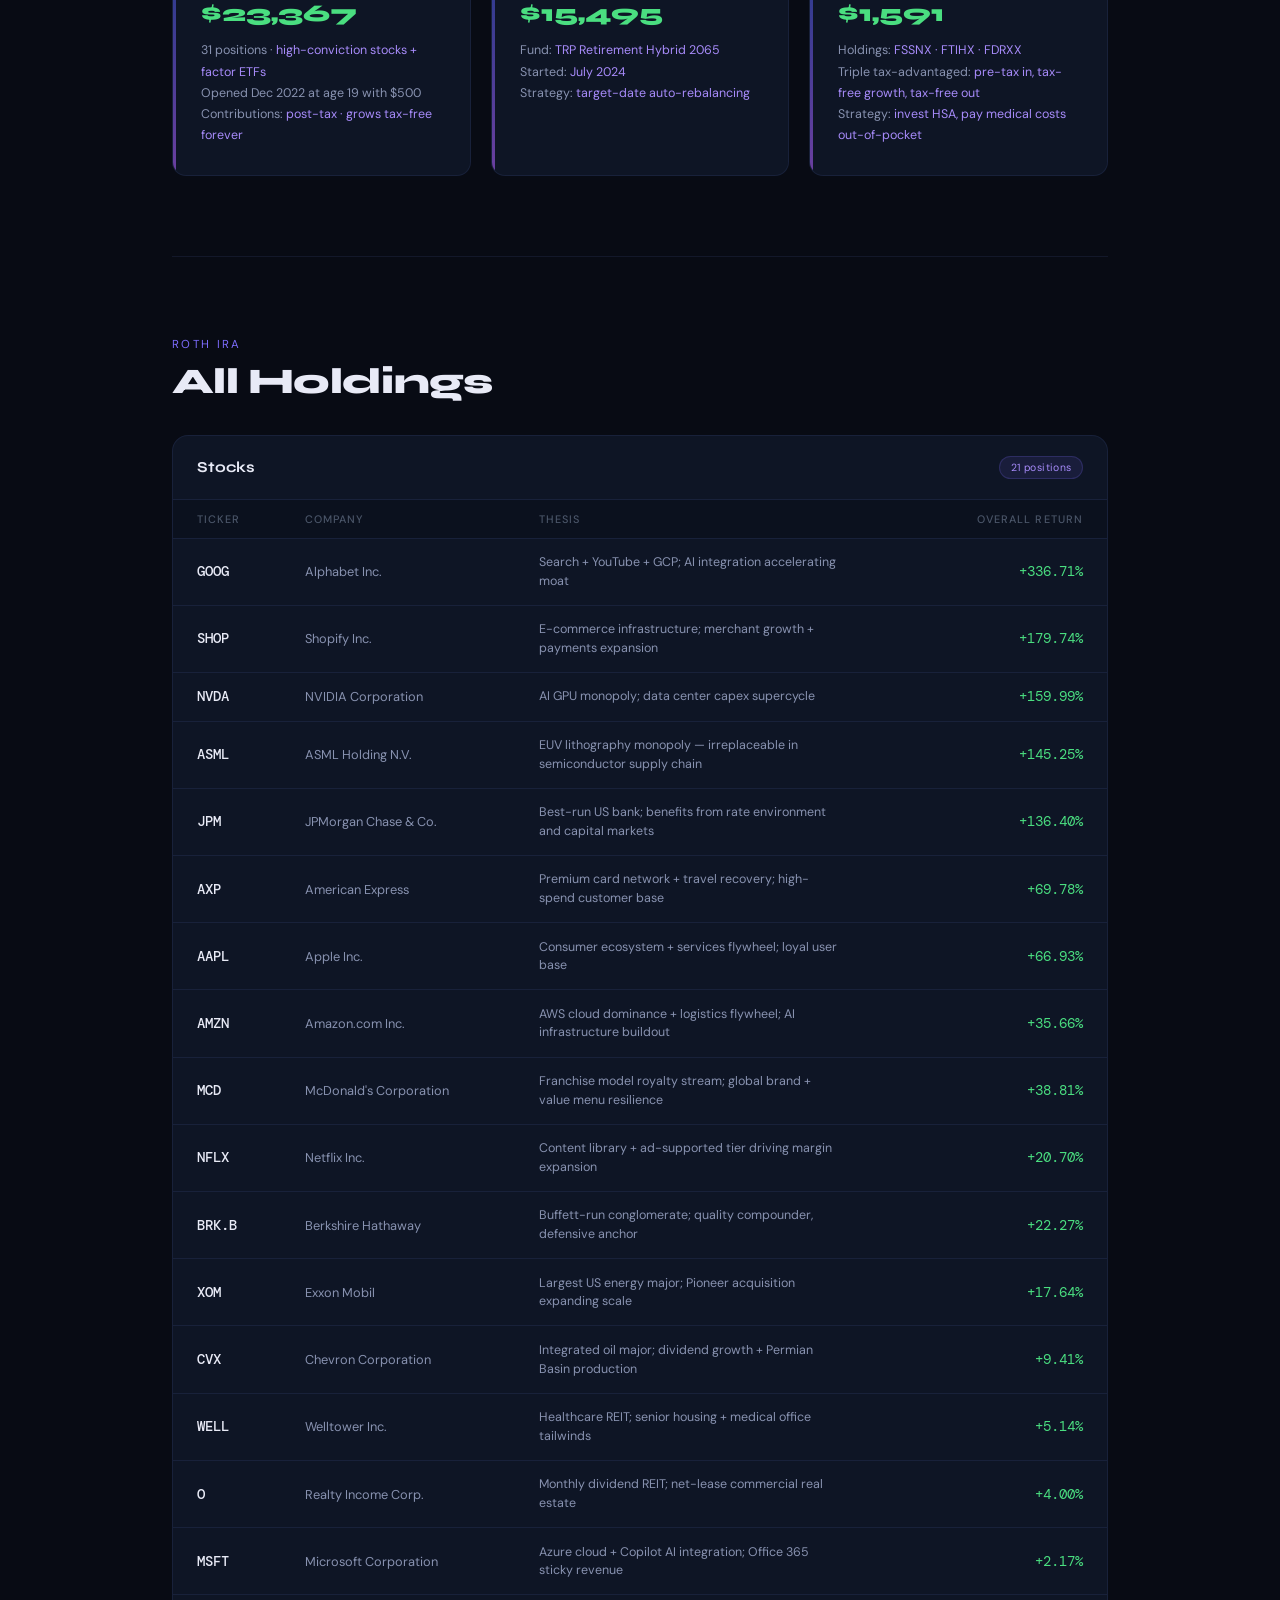
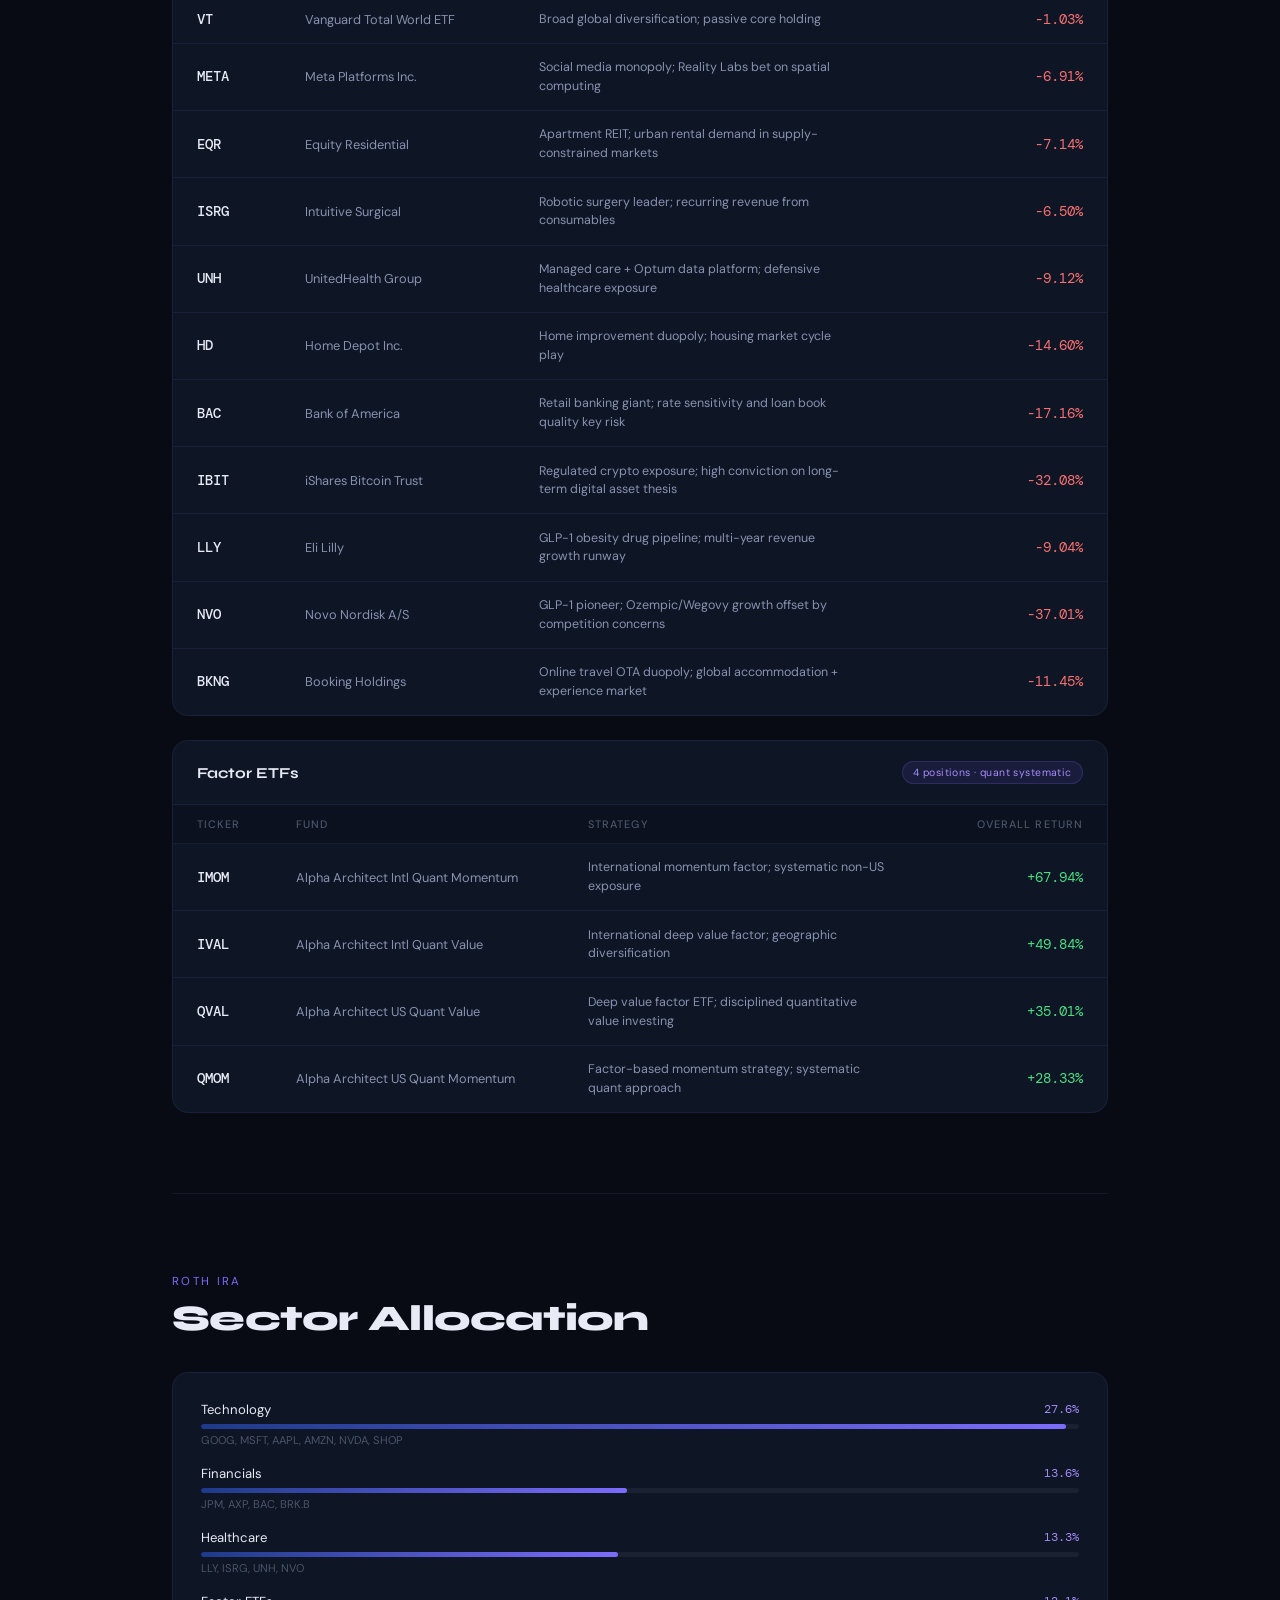
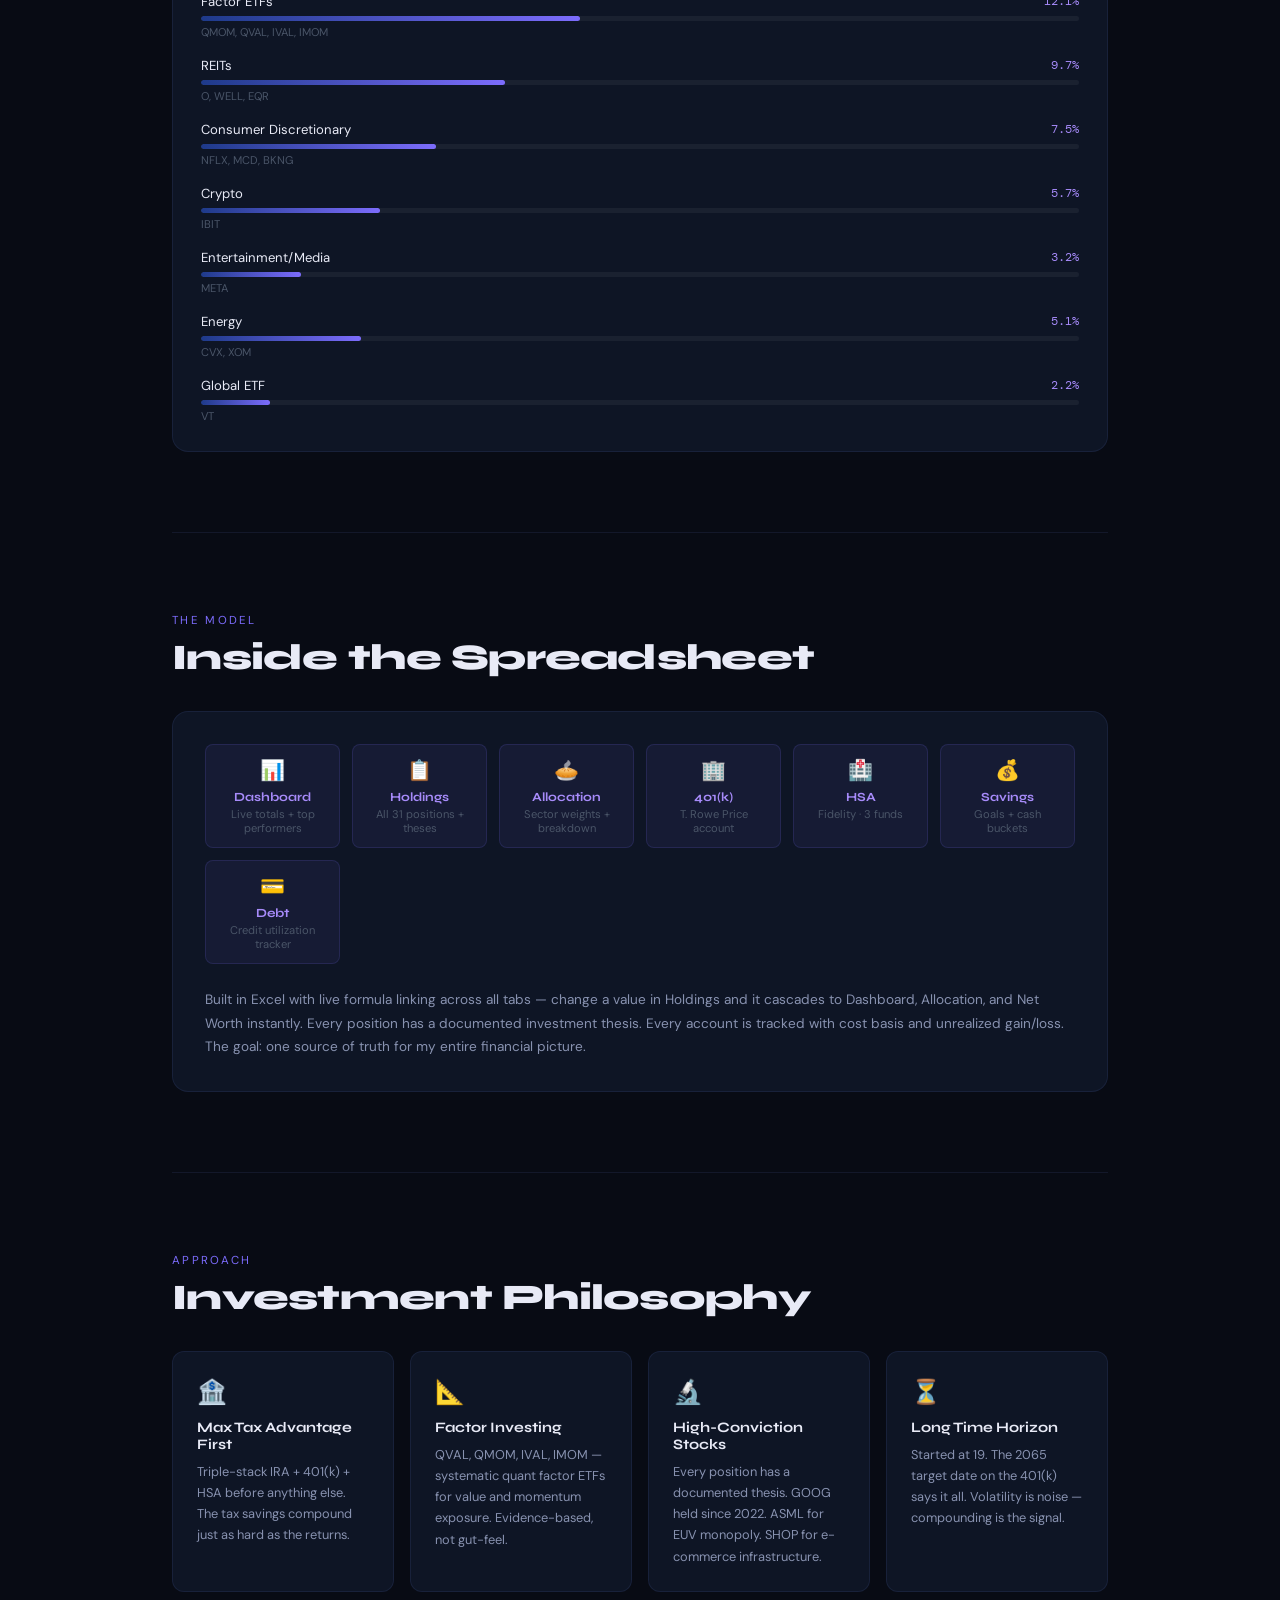
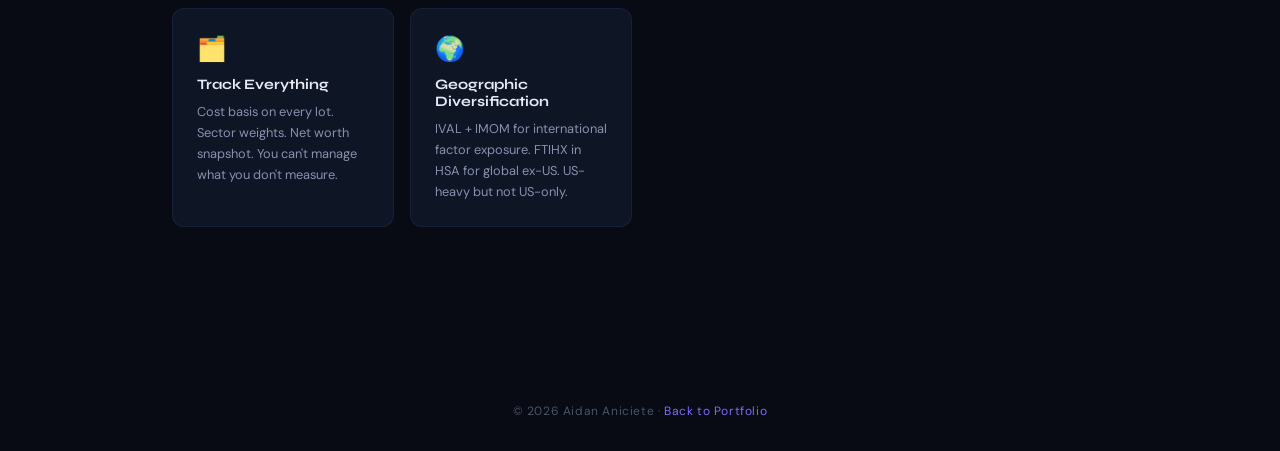
<file: finance/index (1).html>
<!DOCTYPE html>
<html lang="en">
<head>
  <meta charset="UTF-8"/>
  <meta name="viewport" content="width=device-width, initial-scale=1.0"/>
  <title>Finance & Investing — Aidan Aniciete</title>
  <link href="https://fonts.googleapis.com/css2?family=Syne:wght@400;600;700;800&family=DM+Sans:wght@300;400;500&family=DM+Mono:wght@400;500&display=swap" rel="stylesheet"/>
  <style>
    *, *::before, *::after { box-sizing: border-box; margin: 0; padding: 0; }
    :root {
      --bg: #080b14;
      --surface: #0e1525;
      --surface2: #131d35;
      --border: rgba(100,120,200,0.12);
      --ocean: #1e3a8a;
      --purple: #6b3fa0;
      --accent: #7c6cfc;
      --soft: #a78bfa;
      --green: #4ade80;
      --red: #f87171;
      --text: #e8eaf6;
      --muted: #8892b0;
      --dim: #4a5568;
      --font-display: 'Syne', sans-serif;
      --font-body: 'DM Sans', sans-serif;
      --font-mono: 'DM Mono', monospace;
    }
    html { scroll-behavior: smooth; }
    body { font-family: var(--font-body); background: var(--bg); color: var(--text); min-height: 100vh; overflow-x: hidden; }

    .mesh { position: fixed; inset: 0; pointer-events: none; z-index: 0;
      background: radial-gradient(ellipse 60% 50% at 10% 20%, rgba(30,58,138,0.25) 0%, transparent 70%),
        radial-gradient(ellipse 50% 60% at 90% 80%, rgba(107,63,160,0.2) 0%, transparent 70%); }

    nav {
      position: fixed; top: 0; left: 0; right: 0; z-index: 100;
      display: flex; justify-content: space-between; align-items: center;
      padding: 1.25rem 3rem;
      background: rgba(8,11,20,0.85); backdrop-filter: blur(16px);
      border-bottom: 1px solid var(--border);
    }
    .nav-logo { font-family: var(--font-display); font-weight: 800; font-size: 1rem; letter-spacing: .05em; color: var(--text); text-decoration: none; }
    .nav-logo span { color: var(--accent); }
    .nav-back { font-size: .8rem; color: var(--muted); text-decoration: none; display: flex; align-items: center; gap: .4rem; transition: color .2s; }
    .nav-back:hover { color: var(--text); }

    main { position: relative; z-index: 1; max-width: 1000px; margin: 0 auto; padding: 7rem 2rem 4rem; }

    /* Hero */
    .hero { margin-bottom: 5rem; }
    .hero-eyebrow { font-size: .72rem; letter-spacing: .2em; text-transform: uppercase; color: var(--accent); margin-bottom: 1rem; }
    .hero-title { font-family: var(--font-display); font-size: clamp(2.5rem, 6vw, 5rem); font-weight: 800; line-height: .95; letter-spacing: -.02em; margin-bottom: 1.25rem; }
    .hero-title span { display: block; background: linear-gradient(135deg, #3b5fc0 0%, var(--accent) 50%, var(--soft) 100%); -webkit-background-clip: text; -webkit-text-fill-color: transparent; background-clip: text; }
    .hero-desc { font-size: 1rem; color: var(--muted); max-width: 560px; line-height: 1.75; font-weight: 300; margin-bottom: 2.5rem; }

    /* Summary cards */
    .summary-grid { display: grid; grid-template-columns: repeat(auto-fit, minmax(180px, 1fr)); gap: 1rem; margin-bottom: 5rem; }
    .summary-card { background: var(--surface); border: 1px solid var(--border); border-radius: 12px; padding: 1.5rem; position: relative; overflow: hidden; }
    .summary-card::after { content: ''; position: absolute; bottom: 0; left: 0; right: 0; height: 2px; background: linear-gradient(90deg, var(--ocean), var(--purple), transparent); }
    .summary-val { font-family: var(--font-display); font-size: 1.75rem; font-weight: 800; margin-bottom: .2rem; }
    .summary-val.green { color: var(--green); }
    .summary-val.accent { color: var(--soft); }
    .summary-lbl { font-size: .72rem; color: var(--muted); letter-spacing: .06em; text-transform: uppercase; }

    /* Section headers */
    .section-label { font-size: .72rem; letter-spacing: .2em; text-transform: uppercase; color: var(--accent); margin-bottom: .5rem; }
    .section-title { font-family: var(--font-display); font-size: clamp(1.5rem, 3vw, 2.25rem); font-weight: 800; margin-bottom: 2rem; letter-spacing: -.02em; }
    .section-wrap { margin-bottom: 5rem; }

    /* Net worth chart */
    .chart-wrap { background: var(--surface); border: 1px solid var(--border); border-radius: 16px; padding: 2rem; margin-bottom: 2rem; }
    .chart-header { display: flex; justify-content: space-between; align-items: flex-start; margin-bottom: 1.5rem; flex-wrap: wrap; gap: 1rem; }
    .chart-title { font-family: var(--font-display); font-weight: 700; font-size: 1rem; }
    .chart-meta { font-size: .75rem; color: var(--muted); margin-top: .2rem; }
    canvas#netWorthChart { width: 100%; height: 220px; }

    /* Holdings table */
    .holdings-wrap { background: var(--surface); border: 1px solid var(--border); border-radius: 16px; overflow: hidden; margin-bottom: 1.5rem; }
    .holdings-header { padding: 1.25rem 1.5rem; border-bottom: 1px solid var(--border); display: flex; justify-content: space-between; align-items: center; }
    .holdings-title { font-family: var(--font-display); font-weight: 700; font-size: .95rem; }
    .holdings-badge { font-size: .65rem; padding: .25rem .65rem; border-radius: 20px; background: rgba(124,108,252,.1); color: var(--soft); border: 1px solid rgba(124,108,252,.2); letter-spacing: .04em; }
    table { width: 100%; border-collapse: collapse; }
    thead th { padding: .75rem 1.5rem; text-align: left; font-size: .68rem; letter-spacing: .1em; text-transform: uppercase; color: var(--dim); font-weight: 500; background: rgba(0,0,0,.2); }
    thead th:last-child { text-align: right; }
    tbody tr { border-top: 1px solid var(--border); transition: background .15s; }
    tbody tr:hover { background: rgba(124,108,252,.04); }
    tbody td { padding: .9rem 1.5rem; font-size: .875rem; }
    .ticker { font-family: var(--font-mono); font-weight: 500; color: var(--text); font-size: .85rem; }
    .name { color: var(--muted); font-size: .8rem; }
    .thesis { color: var(--muted); font-size: .78rem; line-height: 1.5; max-width: 300px; }
    .gain-pos { color: var(--green); font-family: var(--font-mono); font-size: .85rem; text-align: right; }
    .gain-neg { color: var(--red); font-family: var(--font-mono); font-size: .85rem; text-align: right; }

    /* Allocation */
    .allocation-grid { display: grid; grid-template-columns: 1fr 1fr; gap: 1.5rem; }
    .alloc-bar-wrap { background: var(--surface); border: 1px solid var(--border); border-radius: 16px; padding: 1.75rem; }
    .alloc-item { margin-bottom: 1.1rem; }
    .alloc-item:last-child { margin-bottom: 0; }
    .alloc-row { display: flex; justify-content: space-between; align-items: center; margin-bottom: .4rem; }
    .alloc-sector { font-size: .82rem; color: var(--text); }
    .alloc-pct { font-family: var(--font-mono); font-size: .78rem; color: var(--soft); }
    .alloc-bar-bg { height: 5px; background: rgba(255,255,255,.05); border-radius: 3px; overflow: hidden; }
    .alloc-bar-fill { height: 100%; border-radius: 3px; background: linear-gradient(90deg, var(--ocean), var(--accent)); transition: width .8s ease; }

    /* Accounts */
    .accounts-grid { display: grid; grid-template-columns: repeat(auto-fit, minmax(280px, 1fr)); gap: 1.25rem; }
    .account-card { background: var(--surface); border: 1px solid var(--border); border-radius: 14px; padding: 1.75rem; position: relative; overflow: hidden; }
    .account-card::before { content: ''; position: absolute; top: 0; left: 0; width: 3px; height: 100%; background: linear-gradient(180deg, var(--ocean), var(--purple)); }
    .account-type { font-size: .65rem; letter-spacing: .12em; text-transform: uppercase; color: var(--accent); margin-bottom: .5rem; font-weight: 600; }
    .account-name { font-family: var(--font-display); font-size: 1rem; font-weight: 700; margin-bottom: .25rem; }
    .account-val { font-family: var(--font-display); font-size: 1.5rem; font-weight: 800; color: var(--green); margin-bottom: .75rem; }
    .account-detail { font-size: .78rem; color: var(--muted); line-height: 1.7; }
    .account-detail span { color: var(--soft); }

    /* Philosophy */
    .phil-grid { display: grid; grid-template-columns: repeat(auto-fit, minmax(220px, 1fr)); gap: 1rem; }
    .phil-card { background: var(--surface); border: 1px solid var(--border); border-radius: 12px; padding: 1.5rem; }
    .phil-icon { font-size: 1.5rem; margin-bottom: .75rem; display: block; }
    .phil-title { font-family: var(--font-display); font-size: .9rem; font-weight: 700; margin-bottom: .5rem; }
    .phil-desc { font-size: .8rem; color: var(--muted); line-height: 1.65; }

    /* Tracker section */
    .tracker-card { background: var(--surface); border: 1px solid var(--border); border-radius: 16px; padding: 2rem; }
    .tracker-tabs { display: grid; grid-template-columns: repeat(auto-fit, minmax(130px, 1fr)); gap: .75rem; margin-bottom: 1.5rem; }
    .tracker-tab { background: rgba(124,108,252,.07); border: 1px solid rgba(124,108,252,.15); border-radius: 8px; padding: .75rem 1rem; text-align: center; }
    .tracker-tab-icon { font-size: 1.25rem; margin-bottom: .35rem; display: block; }
    .tracker-tab-name { font-family: var(--font-display); font-size: .78rem; font-weight: 700; color: var(--soft); }
    .tracker-tab-desc { font-size: .7rem; color: var(--dim); margin-top: .2rem; }

    hr.divider { border: none; border-top: 1px solid var(--border); margin: 0 0 5rem; }

    footer { position: relative; z-index: 1; text-align: center; padding: 2rem; color: var(--dim); font-size: .75rem; letter-spacing: .05em; }
    footer a { color: var(--accent); text-decoration: none; }

    .reveal { opacity: 0; transform: translateY(20px); transition: opacity .6s ease, transform .6s ease; }
    .reveal.visible { opacity: 1; transform: none; }

    @media (max-width: 768px) {
      nav { padding: 1rem 1.5rem; }
      main { padding: 6rem 1.5rem 3rem; }
      .allocation-grid { grid-template-columns: 1fr; }
      thead th:nth-child(3), tbody td:nth-child(3) { display: none; }
    }
  </style>
</head>
<body>
<div class="mesh"></div>

<nav>
  <a href="/" class="nav-logo">AA<span>.</span></a>
  <a href="/" class="nav-back">← Back to Portfolio</a>
</nav>

<main>

  <!-- HERO -->
  <div class="hero reveal">
    <p class="hero-eyebrow">Finance & Investing · Deep Dive</p>
    <h1 class="hero-title">
      Aidan Aniciete
      <span>The Tracker.</span>
    </h1>
    <p class="hero-desc">
      Opened a Roth IRA at 19 with $500. Now managing $42k+ across a Roth IRA, 401(k), and HSA at 23.
      Every position tracked in a custom multi-tab Excel model — cost basis, sector allocation, factor investing, and net worth trajectory.
    </p>
  </div>

  <!-- SUMMARY CARDS -->
  <div class="summary-grid reveal">
    <div class="summary-card">
      <div class="summary-val">$42,353</div>
      <div class="summary-lbl">Total Portfolio Value</div>
    </div>
    <div class="summary-card">
      <div class="summary-val green">+$9,746</div>
      <div class="summary-lbl">Unrealized Gain (Roth IRA)</div>
    </div>
    <div class="summary-card">
      <div class="summary-val accent">31</div>
      <div class="summary-lbl">Positions (Roth IRA)</div>
    </div>
    <div class="summary-card">
      <div class="summary-val">3</div>
      <div class="summary-lbl">Tax-Advantaged Accounts</div>
    </div>
    <div class="summary-card">
      <div class="summary-val green">~3.5yr</div>
      <div class="summary-lbl">Time Invested</div>
    </div>
    <div class="summary-card">
      <div class="summary-val accent">+2,544%</div>
      <div class="summary-lbl">Growth Since Start</div>
    </div>
  </div>

  <!-- NET WORTH CHART -->
  <div class="section-wrap reveal">
    <p class="section-label">Growth</p>
    <h2 class="section-title">Net Worth Trajectory</h2>
    <div class="chart-wrap">
      <div class="chart-header">
        <div>
          <div class="chart-title">Portfolio Value Over Time</div>
          <div class="chart-meta">Roth IRA + 401(k) + HSA · Dec 2022 – Mar 2026</div>
        </div>
        <div style="font-family:var(--font-mono);font-size:1.1rem;font-weight:500;color:var(--green);">$42,353</div>
      </div>
      <canvas id="netWorthChart"></canvas>
    </div>
  </div>

  <hr class="divider">

  <!-- ACCOUNTS -->
  <div class="section-wrap reveal">
    <p class="section-label">Accounts</p>
    <h2 class="section-title">The Triple Stack</h2>
    <div class="accounts-grid">
      <div class="account-card">
        <div class="account-type">Roth IRA · M1 Finance</div>
        <div class="account-name">Self-Directed Brokerage</div>
        <div class="account-val">$23,367</div>
        <div class="account-detail">
          31 positions · <span>high-conviction stocks + factor ETFs</span><br>
          Opened Dec 2022 at age 19 with $500<br>
          Contributions: <span>post-tax · grows tax-free forever</span>
        </div>
      </div>
      <div class="account-card">
        <div class="account-type">401(k) · T. Rowe Price</div>
        <div class="account-name">Maritz Employer Plan</div>
        <div class="account-val">$15,495</div>
        <div class="account-detail">
          Fund: <span>TRP Retirement Hybrid 2065</span><br>
          Started: <span>July 2024</span><br>
          Strategy: <span>target-date auto-rebalancing</span>
        </div>
      </div>
      <div class="account-card">
        <div class="account-type">HSA · Fidelity</div>
        <div class="account-name">Health Savings Account</div>
        <div class="account-val">$1,591</div>
        <div class="account-detail">
          Holdings: <span>FSSNX · FTIHX · FDRXX</span><br>
          Triple tax-advantaged: <span>pre-tax in, tax-free growth, tax-free out</span><br>
          Strategy: <span>invest HSA, pay medical costs out-of-pocket</span>
        </div>
      </div>
    </div>
  </div>

  <hr class="divider">

  <!-- HOLDINGS TABLE -->
  <div class="section-wrap reveal">
    <p class="section-label">Roth IRA</p>
    <h2 class="section-title">All Holdings</h2>

    <div class="holdings-wrap">
      <div class="holdings-header">
        <div class="holdings-title">Stocks</div>
        <span class="holdings-badge">21 positions</span>
      </div>
      <table>
        <thead>
          <tr>
            <th>Ticker</th>
            <th>Company</th>
            <th>Thesis</th>
            <th>Overall Return</th>
          </tr>
        </thead>
        <tbody id="stocksTable"></tbody>
      </table>
    </div>

    <div class="holdings-wrap">
      <div class="holdings-header">
        <div class="holdings-title">Factor ETFs</div>
        <span class="holdings-badge">4 positions · quant systematic</span>
      </div>
      <table>
        <thead>
          <tr>
            <th>Ticker</th>
            <th>Fund</th>
            <th>Strategy</th>
            <th>Overall Return</th>
          </tr>
        </thead>
        <tbody id="etfsTable"></tbody>
      </table>
    </div>
  </div>

  <hr class="divider">

  <!-- SECTOR ALLOCATION -->
  <div class="section-wrap reveal">
    <p class="section-label">Roth IRA</p>
    <h2 class="section-title">Sector Allocation</h2>
    <div class="alloc-bar-wrap">
      <div id="allocBars"></div>
    </div>
  </div>

  <hr class="divider">

  <!-- TRACKER MODEL -->
  <div class="section-wrap reveal">
    <p class="section-label">The Model</p>
    <h2 class="section-title">Inside the Spreadsheet</h2>
    <div class="tracker-card">
      <div class="tracker-tabs" id="trackerTabs"></div>
      <p style="font-size:.85rem;color:var(--muted);line-height:1.75;">
        Built in Excel with live formula linking across all tabs — change a value in Holdings and it cascades to Dashboard, Allocation, and Net Worth instantly.
        Every position has a documented investment thesis. Every account is tracked with cost basis and unrealized gain/loss.
        The goal: one source of truth for my entire financial picture.
      </p>
    </div>
  </div>

  <hr class="divider">

  <!-- PHILOSOPHY -->
  <div class="section-wrap reveal">
    <p class="section-label">Approach</p>
    <h2 class="section-title">Investment Philosophy</h2>
    <div class="phil-grid">
      <div class="phil-card">
        <span class="phil-icon">🏦</span>
        <div class="phil-title">Max Tax Advantage First</div>
        <div class="phil-desc">Triple-stack IRA + 401(k) + HSA before anything else. The tax savings compound just as hard as the returns.</div>
      </div>
      <div class="phil-card">
        <span class="phil-icon">📐</span>
        <div class="phil-title">Factor Investing</div>
        <div class="phil-desc">QVAL, QMOM, IVAL, IMOM — systematic quant factor ETFs for value and momentum exposure. Evidence-based, not gut-feel.</div>
      </div>
      <div class="phil-card">
        <span class="phil-icon">🔬</span>
        <div class="phil-title">High-Conviction Stocks</div>
        <div class="phil-desc">Every position has a documented thesis. GOOG held since 2022. ASML for EUV monopoly. SHOP for e-commerce infrastructure.</div>
      </div>
      <div class="phil-card">
        <span class="phil-icon">⏳</span>
        <div class="phil-title">Long Time Horizon</div>
        <div class="phil-desc">Started at 19. The 2065 target date on the 401(k) says it all. Volatility is noise — compounding is the signal.</div>
      </div>
      <div class="phil-card">
        <span class="phil-icon">🗂️</span>
        <div class="phil-title">Track Everything</div>
        <div class="phil-desc">Cost basis on every lot. Sector weights. Net worth snapshot. You can't manage what you don't measure.</div>
      </div>
      <div class="phil-card">
        <span class="phil-icon">🌍</span>
        <div class="phil-title">Geographic Diversification</div>
        <div class="phil-desc">IVAL + IMOM for international factor exposure. FTIHX in HSA for global ex-US. US-heavy but not US-only.</div>
      </div>
    </div>
  </div>

</main>

<footer>
  <p>© 2026 Aidan Aniciete · <a href="/">Back to Portfolio</a></p>
</footer>

<script>
// ── DATA ──────────────────────────────────────────────────────────────────────
const STOCKS = [
  { ticker:'GOOG',  name:'Alphabet Inc.',           gain: 3.3671,  thesis:'Search + YouTube + GCP; AI integration accelerating moat' },
  { ticker:'SHOP',  name:'Shopify Inc.',             gain: 1.7974,  thesis:'E-commerce infrastructure; merchant growth + payments expansion' },
  { ticker:'NVDA',  name:'NVIDIA Corporation',       gain: 1.5999,  thesis:'AI GPU monopoly; data center capex supercycle' },
  { ticker:'ASML',  name:'ASML Holding N.V.',        gain: 1.4525,  thesis:'EUV lithography monopoly — irreplaceable in semiconductor supply chain' },
  { ticker:'JPM',   name:'JPMorgan Chase & Co.',     gain: 1.364,   thesis:'Best-run US bank; benefits from rate environment and capital markets' },
  { ticker:'AXP',   name:'American Express',         gain: 0.6978,  thesis:'Premium card network + travel recovery; high-spend customer base' },
  { ticker:'AAPL',  name:'Apple Inc.',               gain: 0.6693,  thesis:'Consumer ecosystem + services flywheel; loyal user base' },
  { ticker:'AMZN',  name:'Amazon.com Inc.',          gain: 0.3566,  thesis:'AWS cloud dominance + logistics flywheel; AI infrastructure buildout' },
  { ticker:'MCD',   name:"McDonald's Corporation",   gain: 0.3881,  thesis:'Franchise model royalty stream; global brand + value menu resilience' },
  { ticker:'NFLX',  name:'Netflix Inc.',             gain: 0.207,   thesis:'Content library + ad-supported tier driving margin expansion' },
  { ticker:'BRK.B', name:'Berkshire Hathaway',       gain: 0.2227,  thesis:'Buffett-run conglomerate; quality compounder, defensive anchor' },
  { ticker:'XOM',   name:'Exxon Mobil',              gain: 0.1764,  thesis:'Largest US energy major; Pioneer acquisition expanding scale' },
  { ticker:'CVX',   name:'Chevron Corporation',      gain: 0.0941,  thesis:'Integrated oil major; dividend growth + Permian Basin production' },
  { ticker:'WELL',  name:'Welltower Inc.',           gain: 0.0514,  thesis:'Healthcare REIT; senior housing + medical office tailwinds' },
  { ticker:'O',     name:'Realty Income Corp.',      gain: 0.04,    thesis:'Monthly dividend REIT; net-lease commercial real estate' },
  { ticker:'MSFT',  name:'Microsoft Corporation',    gain: 0.0217,  thesis:'Azure cloud + Copilot AI integration; Office 365 sticky revenue' },
  { ticker:'VT',    name:'Vanguard Total World ETF', gain:-0.0103,  thesis:'Broad global diversification; passive core holding' },
  { ticker:'META',  name:'Meta Platforms Inc.',      gain:-0.0691,  thesis:'Social media monopoly; Reality Labs bet on spatial computing' },
  { ticker:'EQR',   name:'Equity Residential',       gain:-0.0714,  thesis:'Apartment REIT; urban rental demand in supply-constrained markets' },
  { ticker:'ISRG',  name:'Intuitive Surgical',       gain:-0.065,   thesis:'Robotic surgery leader; recurring revenue from consumables' },
  { ticker:'UNH',   name:'UnitedHealth Group',       gain:-0.0912,  thesis:'Managed care + Optum data platform; defensive healthcare exposure' },
  { ticker:'HD',    name:'Home Depot Inc.',          gain:-0.146,   thesis:'Home improvement duopoly; housing market cycle play' },
  { ticker:'BAC',   name:'Bank of America',          gain:-0.1716,  thesis:'Retail banking giant; rate sensitivity and loan book quality key risk' },
  { ticker:'IBIT',  name:'iShares Bitcoin Trust',    gain:-0.3208,  thesis:'Regulated crypto exposure; high conviction on long-term digital asset thesis' },
  { ticker:'LLY',   name:'Eli Lilly',                gain:-0.0904,  thesis:'GLP-1 obesity drug pipeline; multi-year revenue growth runway' },
  { ticker:'NVO',   name:'Novo Nordisk A/S',         gain:-0.3701,  thesis:'GLP-1 pioneer; Ozempic/Wegovy growth offset by competition concerns' },
  { ticker:'BKNG',  name:'Booking Holdings',         gain:-0.1145,  thesis:'Online travel OTA duopoly; global accommodation + experience market' },
];

const ETFS = [
  { ticker:'IMOM', name:'Alpha Architect Intl Quant Momentum', gain: 0.6794, thesis:'International momentum factor; systematic non-US exposure' },
  { ticker:'IVAL', name:'Alpha Architect Intl Quant Value',    gain: 0.4984, thesis:'International deep value factor; geographic diversification' },
  { ticker:'QVAL', name:'Alpha Architect US Quant Value',      gain: 0.3501, thesis:'Deep value factor ETF; disciplined quantitative value investing' },
  { ticker:'QMOM', name:'Alpha Architect US Quant Momentum',   gain: 0.2833, thesis:'Factor-based momentum strategy; systematic quant approach' },
];

const ALLOCATION = [
  { sector:'Technology',            pct: 27.6, tickers:'GOOG, MSFT, AAPL, AMZN, NVDA, SHOP' },
  { sector:'Financials',            pct: 13.6, tickers:'JPM, AXP, BAC, BRK.B' },
  { sector:'Healthcare',            pct: 13.3, tickers:'LLY, ISRG, UNH, NVO' },
  { sector:'Factor ETFs',           pct: 12.1, tickers:'QMOM, QVAL, IVAL, IMOM' },
  { sector:'REITs',                 pct:  9.7, tickers:'O, WELL, EQR' },
  { sector:'Consumer Discretionary',pct:  7.5, tickers:'NFLX, MCD, BKNG' },
  { sector:'Crypto',                pct:  5.7, tickers:'IBIT' },
  { sector:'Entertainment/Media',   pct:  3.2, tickers:'META' },
  { sector:'Energy',                pct:  5.1, tickers:'CVX, XOM' },
  { sector:'Global ETF',            pct:  2.2, tickers:'VT' },
];

const TRACKER_TABS = [
  { icon:'📊', name:'Dashboard', desc:'Live totals + top performers' },
  { icon:'📋', name:'Holdings',  desc:'All 31 positions + theses' },
  { icon:'🥧', name:'Allocation',desc:'Sector weights + breakdown' },
  { icon:'🏢', name:'401(k)',    desc:'T. Rowe Price account' },
  { icon:'🏥', name:'HSA',       desc:'Fidelity · 3 funds' },
  { icon:'💰', name:'Savings',   desc:'Goals + cash buckets' },
  { icon:'💳', name:'Debt',      desc:'Credit utilization tracker' },
];

const NET_WORTH_DATA = [
  { label:"Dec '22", val: 500 },
  { label:"Jun '23", val: 1600 },
  { label:"Dec '23", val: 5200 },
  { label:"Jun '24", val: 12800 },
  { label:"Dec '24", val: 28400 },
  { label:"Jun '25", val: 34700 },
  { label:"Dec '25", val: 39100 },
  { label:"Mar '26", val: 42353 },
];

// ── RENDER ────────────────────────────────────────────────────────────────────
function fmtGain(g) {
  const pct = (g * 100).toFixed(2);
  const sign = g >= 0 ? '+' : '';
  return { text: sign + pct + '%', pos: g >= 0 };
}

// Stocks table
const stocksTable = document.getElementById('stocksTable');
STOCKS.forEach(s => {
  const g = fmtGain(s.gain);
  stocksTable.innerHTML += `<tr>
    <td><div class="ticker">${s.ticker}</div></td>
    <td><div class="name">${s.name}</div></td>
    <td><div class="thesis">${s.thesis}</div></td>
    <td class="${g.pos ? 'gain-pos' : 'gain-neg'}">${g.text}</td>
  </tr>`;
});

// ETFs table
const etfsTable = document.getElementById('etfsTable');
ETFS.forEach(e => {
  const g = fmtGain(e.gain);
  etfsTable.innerHTML += `<tr>
    <td><div class="ticker">${e.ticker}</div></td>
    <td><div class="name">${e.name}</div></td>
    <td><div class="thesis">${e.thesis}</div></td>
    <td class="${g.pos ? 'gain-pos' : 'gain-neg'}">${g.text}</td>
  </tr>`;
});

// Allocation bars
const allocBars = document.getElementById('allocBars');
ALLOCATION.forEach(a => {
  allocBars.innerHTML += `<div class="alloc-item">
    <div class="alloc-row">
      <span class="alloc-sector">${a.sector}</span>
      <span class="alloc-pct">${a.pct}%</span>
    </div>
    <div class="alloc-bar-bg">
      <div class="alloc-bar-fill" style="width:${a.pct / 28 * 100}%"></div>
    </div>
    <div style="font-size:.7rem;color:var(--dim);margin-top:.25rem;">${a.tickers}</div>
  </div>`;
});

// Tracker tabs
const trackerTabs = document.getElementById('trackerTabs');
TRACKER_TABS.forEach(t => {
  trackerTabs.innerHTML += `<div class="tracker-tab">
    <span class="tracker-tab-icon">${t.icon}</span>
    <div class="tracker-tab-name">${t.name}</div>
    <div class="tracker-tab-desc">${t.desc}</div>
  </div>`;
});

// ── NET WORTH CHART ───────────────────────────────────────────────────────────
(function() {
  const canvas = document.getElementById('netWorthChart');
  const ctx = canvas.getContext('2d');
  const dpr = window.devicePixelRatio || 1;
  const W = canvas.offsetWidth, H = 220;
  canvas.width = W * dpr; canvas.height = H * dpr;
  canvas.style.width = W + 'px'; canvas.style.height = H + 'px';
  ctx.scale(dpr, dpr);

  const pad = { top: 20, right: 20, bottom: 40, left: 60 };
  const cW = W - pad.left - pad.right;
  const cH = H - pad.top - pad.bottom;
  const vals = NET_WORTH_DATA.map(d => d.val);
  const maxV = Math.max(...vals) * 1.1;

  function xPos(i) { return pad.left + (i / (vals.length - 1)) * cW; }
  function yPos(v) { return pad.top + cH - (v / maxV) * cH; }

  // Grid lines
  ctx.strokeStyle = 'rgba(100,120,200,0.08)';
  ctx.lineWidth = 1;
  [0, 10000, 20000, 30000, 40000].forEach(v => {
    const y = yPos(v);
    ctx.beginPath(); ctx.moveTo(pad.left, y); ctx.lineTo(W - pad.right, y); ctx.stroke();
    ctx.fillStyle = 'rgba(136,146,176,0.5)';
    ctx.font = '10px DM Mono, monospace';
    ctx.textAlign = 'right';
    ctx.fillText('$' + (v/1000) + 'k', pad.left - 8, y + 4);
  });

  // Gradient fill
  const grad = ctx.createLinearGradient(0, pad.top, 0, pad.top + cH);
  grad.addColorStop(0, 'rgba(124,108,252,0.25)');
  grad.addColorStop(1, 'rgba(124,108,252,0)');
  ctx.beginPath();
  ctx.moveTo(xPos(0), yPos(vals[0]));
  for (let i = 1; i < vals.length; i++) {
    const cpx = (xPos(i-1) + xPos(i)) / 2;
    ctx.bezierCurveTo(cpx, yPos(vals[i-1]), cpx, yPos(vals[i]), xPos(i), yPos(vals[i]));
  }
  ctx.lineTo(xPos(vals.length-1), pad.top + cH);
  ctx.lineTo(xPos(0), pad.top + cH);
  ctx.closePath();
  ctx.fillStyle = grad;
  ctx.fill();

  // Line
  ctx.beginPath();
  ctx.moveTo(xPos(0), yPos(vals[0]));
  for (let i = 1; i < vals.length; i++) {
    const cpx = (xPos(i-1) + xPos(i)) / 2;
    ctx.bezierCurveTo(cpx, yPos(vals[i-1]), cpx, yPos(vals[i]), xPos(i), yPos(vals[i]));
  }
  ctx.strokeStyle = 'rgba(124,108,252,0.9)';
  ctx.lineWidth = 2.5;
  ctx.stroke();

  // Dots + labels
  NET_WORTH_DATA.forEach((d, i) => {
    const x = xPos(i), y = yPos(d.val);
    ctx.beginPath(); ctx.arc(x, y, 4, 0, Math.PI*2);
    ctx.fillStyle = i === vals.length-1 ? '#a78bfa' : 'rgba(124,108,252,0.7)';
    ctx.fill();
    ctx.fillStyle = 'rgba(136,146,176,0.7)';
    ctx.font = '9px DM Mono, monospace';
    ctx.textAlign = 'center';
    ctx.fillText(d.label, x, H - 8);
  });
})();

// ── SCROLL REVEAL ─────────────────────────────────────────────────────────────
const obs = new IntersectionObserver(entries => {
  entries.forEach((e, i) => {
    if (e.isIntersecting) {
      setTimeout(() => e.target.classList.add('visible'), i * 80);
      obs.unobserve(e.target);
    }
  });
}, { threshold: 0.08 });
document.querySelectorAll('.reveal').forEach(el => obs.observe(el));
</script>
</body>
</html>
</file>
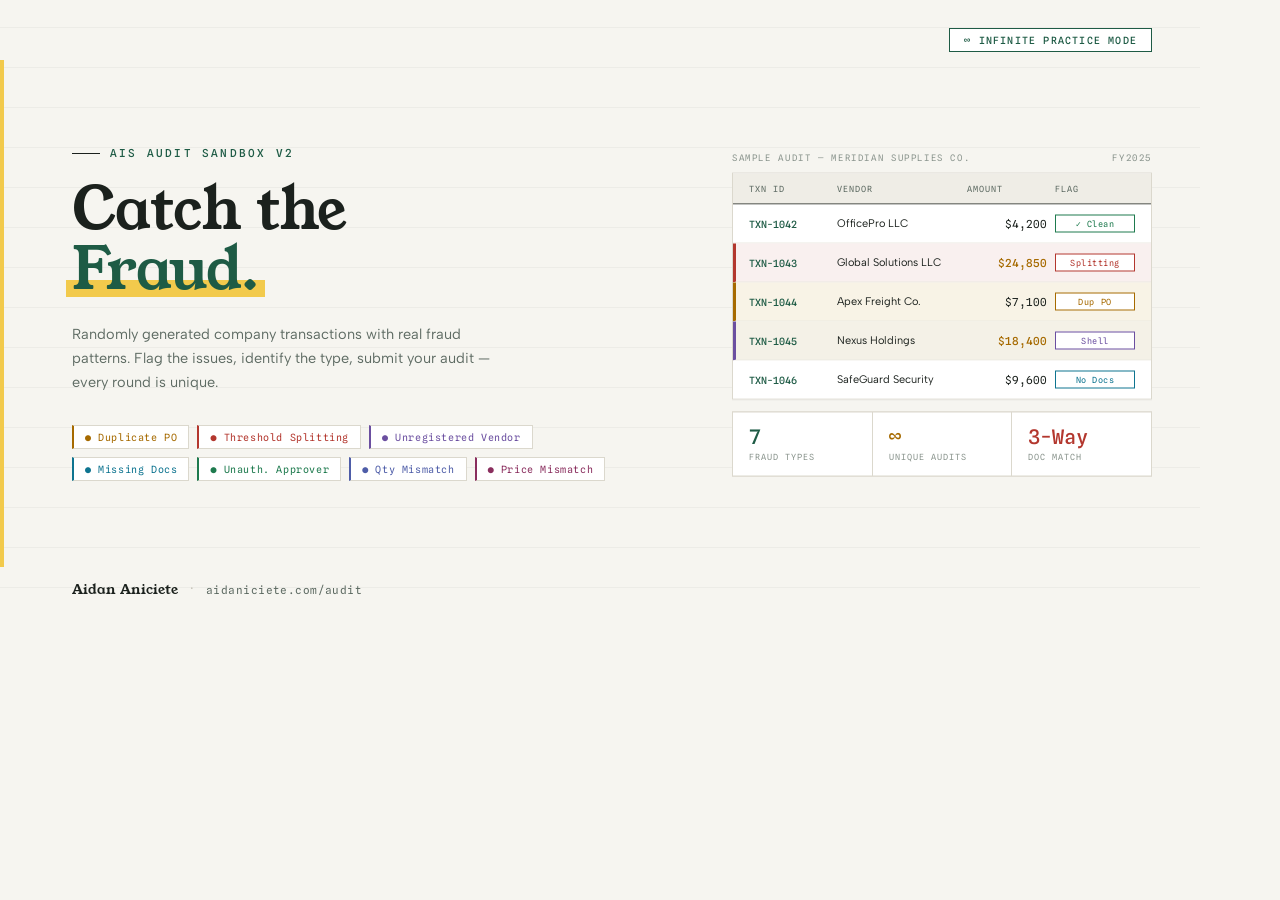
<file: thumbnails/audit-thumbnail.html>
<!DOCTYPE html>
<html lang="en">
<head>
  <meta charset="UTF-8"/>
  <meta name="viewport" content="width=1200"/>
  <title>AIS Audit Sandbox — LinkedIn Thumbnail</title>
  <link href="https://fonts.googleapis.com/css2?family=Young+Serif&family=Albert+Sans:wght@400;500;600&family=Spline+Sans+Mono:wght@400;500&display=swap" rel="stylesheet"/>
  <style>
    *, *::before, *::after { box-sizing: border-box; margin: 0; padding: 0; }

    body {
      width: 1200px;
      height: 627px;
      overflow: hidden;
      background: #F6F5F0;
      font-family: 'Albert Sans', sans-serif;
      color: #1B211D;
    }

    .canvas {
      position: relative;
      width: 1200px;
      height: 627px;
      overflow: hidden;
    }

    /* Faint ledger rules across the background */
    .rules {
      position: absolute;
      inset: 0;
      background-image: repeating-linear-gradient(
        0deg,
        transparent,
        transparent 39px,
        rgba(27,33,29,0.045) 39px,
        rgba(27,33,29,0.045) 40px
      );
      pointer-events: none;
    }

    /* Tape accent line left */
    .accent-line {
      position: absolute;
      left: 0;
      top: 60px;
      bottom: 60px;
      width: 4px;
      background: #F2CA4C;
    }

    /* ── LEFT PANEL ── */
    .left {
      position: absolute;
      left: 72px;
      top: 0;
      bottom: 0;
      width: 520px;
      display: flex;
      flex-direction: column;
      justify-content: center;
    }

    .eyebrow {
      font-family: 'Spline Sans Mono', monospace;
      font-size: 11px;
      letter-spacing: 0.2em;
      text-transform: uppercase;
      color: #1E5B45;
      margin-bottom: 20px;
      display: flex;
      align-items: center;
      gap: 10px;
      font-weight: 500;
    }

    .eyebrow::before {
      content: '';
      display: inline-block;
      width: 28px;
      height: 1px;
      background: #1B211D;
    }

    .title {
      font-family: 'Young Serif', Georgia, serif;
      font-size: 58px;
      font-weight: 400;
      line-height: 1.02;
      letter-spacing: -0.01em;
      margin-bottom: 24px;
    }

    .title-line1 { color: #1B211D; }
    .title-line2 {
      color: #1E5B45;
      background: linear-gradient(transparent 68%, #F2CA4C 68%, #F2CA4C 96%, transparent 96%);
      display: inline-block;
      padding: 0 6px;
      margin-left: -6px;
    }

    .subtitle {
      font-size: 14.5px;
      color: #5E6B63;
      line-height: 1.65;
      max-width: 420px;
      margin-bottom: 30px;
    }

    /* Fraud type pills */
    .fraud-types {
      display: flex;
      flex-direction: column;
      gap: 8px;
    }

    .fraud-row { display: flex; gap: 8px; }

    .fraud-pill {
      font-family: 'Spline Sans Mono', monospace;
      font-size: 10px;
      letter-spacing: 0.06em;
      padding: 5px 11px;
      border: 1px solid #DBD8CD;
      border-left: 2px solid;
      background: #FFFFFF;
      white-space: nowrap;
    }

    .fraud-pill.red    { border-left-color: #B3372E; color: #B3372E; }
    .fraud-pill.yellow { border-left-color: #A66A00; color: #A66A00; }
    .fraud-pill.purple { border-left-color: #6B4FA0; color: #6B4FA0; }
    .fraud-pill.cyan   { border-left-color: #0E7490; color: #0E7490; }
    .fraud-pill.green  { border-left-color: #1E7A4E; color: #1E7A4E; }
    .fraud-pill.indigo { border-left-color: #4E5DA8; color: #4E5DA8; }
    .fraud-pill.plum   { border-left-color: #8A2E5E; color: #8A2E5E; }

    /* ── RIGHT PANEL — mock transaction table ── */
    .right {
      position: absolute;
      right: 48px;
      top: 50%;
      transform: translateY(-50%);
      width: 420px;
    }

    .table-header-label {
      font-family: 'Spline Sans Mono', monospace;
      font-size: 9px;
      letter-spacing: 0.18em;
      text-transform: uppercase;
      color: #8C968F;
      margin-bottom: 10px;
      display: flex;
      justify-content: space-between;
    }

    .mock-table {
      background: #FFFFFF;
      border: 1px solid #DBD8CD;
      overflow: hidden;
      margin-bottom: 12px;
      box-shadow: 0 1px 0 rgba(27,33,29,0.04);
    }

    .table-head {
      display: grid;
      grid-template-columns: 80px 1fr 80px 80px;
      gap: 8px;
      padding: 10px 16px;
      background: #EFEDE6;
      font-family: 'Spline Sans Mono', monospace;
      font-size: 8.5px;
      letter-spacing: 0.12em;
      text-transform: uppercase;
      color: #5E6B63;
      border-bottom: 1px solid #1B211D;
    }

    .table-row {
      display: grid;
      grid-template-columns: 80px 1fr 80px 80px;
      gap: 8px;
      padding: 10px 16px;
      border-bottom: 1px solid #ECEAE2;
      font-size: 11.5px;
      align-items: center;
      background: #FFFFFF;
    }

    .table-row:last-child { border-bottom: none; }

    .table-row.flagged { background: #F4F1E7; border-left: 3px solid #6B4FA0; padding-left: 13px; }
    .table-row.danger  { background: #F9F0EF; border-left: 3px solid #B3372E; padding-left: 13px; }
    .table-row.warn    { background: #F8F3E6; border-left: 3px solid #A66A00; padding-left: 13px; }

    .txn-id { font-family: 'Spline Sans Mono', monospace; font-size: 10px; color: #1E5B45; font-weight: 500; }
    .txn-vendor { font-size: 11px; color: #1B211D; }
    .txn-amount { font-family: 'Spline Sans Mono', monospace; font-size: 11px; color: #1B211D; text-align: right; }
    .txn-amount.high { color: #A66A00; font-weight: 500; }

    .flag-badge {
      font-family: 'Spline Sans Mono', monospace;
      font-size: 8.5px;
      padding: 3px 7px;
      text-align: center;
      letter-spacing: 0.06em;
      border: 1px solid;
      background: #FFFFFF;
    }

    .flag-badge.dup   { border-color: #A66A00; color: #A66A00; }
    .flag-badge.shell { border-color: #6B4FA0; color: #6B4FA0; }
    .flag-badge.clean { border-color: #1E7A4E; color: #1E7A4E; }
    .flag-badge.split { border-color: #B3372E; color: #B3372E; }
    .flag-badge.miss  { border-color: #0E7490; color: #0E7490; }

    /* Bottom stat row */
    .stat-strip {
      display: grid;
      grid-template-columns: 1fr 1fr 1fr;
      gap: 1px;
      background: #DBD8CD;
      border: 1px solid #DBD8CD;
    }

    .stat-box {
      background: #FFFFFF;
      padding: 14px 16px;
    }

    .stat-n {
      font-family: 'Spline Sans Mono', monospace;
      font-size: 20px;
      font-weight: 500;
      line-height: 1;
      margin-bottom: 5px;
    }

    .stat-n.accent { color: #1E5B45; }
    .stat-n.yellow { color: #A66A00; }
    .stat-n.red    { color: #B3372E; }

    .stat-l {
      font-family: 'Spline Sans Mono', monospace;
      font-size: 8.5px;
      letter-spacing: 0.12em;
      text-transform: uppercase;
      color: #8C968F;
    }

    /* Infinite badge */
    .infinite-badge {
      position: absolute;
      top: 28px;
      right: 48px;
      display: flex;
      align-items: center;
      gap: 6px;
      background: #FFFFFF;
      border: 1px solid #1E5B45;
      padding: 5px 14px;
      font-family: 'Spline Sans Mono', monospace;
      font-size: 10px;
      color: #1E5B45;
      letter-spacing: 0.12em;
      font-weight: 500;
    }

    .byline {
      position: absolute;
      bottom: 28px;
      left: 72px;
      display: flex;
      align-items: baseline;
      gap: 12px;
    }

    .byline-name {
      font-family: 'Young Serif', Georgia, serif;
      font-size: 14px;
      font-weight: 400;
      color: #1B211D;
    }

    .byline-sep { color: #C5C2B8; }

    .byline-url {
      font-family: 'Spline Sans Mono', monospace;
      font-size: 11px;
      color: #5E6B63;
      letter-spacing: 0.04em;
    }
  </style>
</head>
<body>
<div class="canvas">

  <div class="rules"></div>
  <div class="accent-line"></div>

  <!-- Badge -->
  <div class="infinite-badge">∞ INFINITE PRACTICE MODE</div>

  <!-- Left -->
  <div class="left">
    <div class="eyebrow">AIS Audit Sandbox v2</div>
    <div class="title">
      <div class="title-line1">Catch the</div>
      <div><span class="title-line2">Fraud.</span></div>
    </div>
    <div class="subtitle">
      Randomly generated company transactions with real fraud patterns. Flag the issues, identify the type, submit your audit — every round is unique.
    </div>

    <div class="fraud-types">
      <div class="fraud-row">
        <span class="fraud-pill yellow">● Duplicate PO</span>
        <span class="fraud-pill red">● Threshold Splitting</span>
        <span class="fraud-pill purple">● Unregistered Vendor</span>
      </div>
      <div class="fraud-row">
        <span class="fraud-pill cyan">● Missing Docs</span>
        <span class="fraud-pill green">● Unauth. Approver</span>
        <span class="fraud-pill indigo">● Qty Mismatch</span>
        <span class="fraud-pill plum">● Price Mismatch</span>
      </div>
    </div>
  </div>

  <!-- Right: mock transaction table -->
  <div class="right">
    <div class="table-header-label">
      <span>Sample Audit — Meridian Supplies Co.</span>
      <span>FY2025</span>
    </div>

    <div class="mock-table">
      <div class="table-head">
        <span>TXN ID</span>
        <span>Vendor</span>
        <span>Amount</span>
        <span>Flag</span>
      </div>

      <div class="table-row">
        <span class="txn-id">TXN-1042</span>
        <span class="txn-vendor">OfficePro LLC</span>
        <span class="txn-amount">$4,200</span>
        <span class="flag-badge clean">✓ Clean</span>
      </div>

      <div class="table-row danger">
        <span class="txn-id">TXN-1043</span>
        <span class="txn-vendor">Global Solutions LLC</span>
        <span class="txn-amount high">$24,850</span>
        <span class="flag-badge split">Splitting</span>
      </div>

      <div class="table-row warn">
        <span class="txn-id">TXN-1044</span>
        <span class="txn-vendor">Apex Freight Co.</span>
        <span class="txn-amount">$7,100</span>
        <span class="flag-badge dup">Dup PO</span>
      </div>

      <div class="table-row flagged">
        <span class="txn-id">TXN-1045</span>
        <span class="txn-vendor">Nexus Holdings</span>
        <span class="txn-amount high">$18,400</span>
        <span class="flag-badge shell">Shell</span>
      </div>

      <div class="table-row">
        <span class="txn-id">TXN-1046</span>
        <span class="txn-vendor">SafeGuard Security</span>
        <span class="txn-amount">$9,600</span>
        <span class="flag-badge miss">No Docs</span>
      </div>
    </div>

    <!-- Stats -->
    <div class="stat-strip">
      <div class="stat-box">
        <div class="stat-n accent">7</div>
        <div class="stat-l">Fraud Types</div>
      </div>
      <div class="stat-box">
        <div class="stat-n yellow">∞</div>
        <div class="stat-l">Unique Audits</div>
      </div>
      <div class="stat-box">
        <div class="stat-n red">3-Way</div>
        <div class="stat-l">Doc Match</div>
      </div>
    </div>
  </div>

  <!-- Byline -->
  <div class="byline">
    <span class="byline-name">Aidan Aniciete</span>
    <span class="byline-sep">·</span>
    <span class="byline-url">aidaniciete.com/audit</span>
  </div>

</div>
</body>
</html>
</file>
<file: assets/site.css>
/* ==========================================================
   Shared styles for the pages under the home page
   (/audit and its case study).
   Tokens, type, header and rail are copied from the
   home page's inline styles so every page reads as one site:
   cream for the work, navy for the numbers, yellow to close.
   ========================================================== */

/* ---------- tokens ---------- */
:root {
  --bg: #f5f4ef;
  --surface: #ebe9e1;
  --rule: #d9d6cb;
  --ink: #0f2346;
  --muted: #4b5570;
  --accent: #f3cc57;
  --accent-ink: #0f2346;
  --dark: #0f2346;
  --dark-surface: #172f58;
  --dark-ink: #f5f4ef;
  --dark-muted: #b4bcd2;
  --gain: #1d6b47;
  --loss: #a83a2f;
  --warn: #8a5a00;

  --font-display: 'DM Serif Display', Georgia, 'Times New Roman', serif;
  --font-text: 'Albert Sans', 'Helvetica Neue', Arial, sans-serif;
  --font-mono: ui-monospace, 'SF Mono', Menlo, Consolas, monospace;

  --step-small: 0.9rem;
  --step-body: clamp(1.0625rem, 1rem + 0.25vw, 1.15rem);
  --step-lead: clamp(1.25rem, 1.1rem + 0.6vw, 1.55rem);
  --step-head: clamp(2.1rem, 1.3rem + 2.4vw, 3.4rem);
  --step-title: clamp(2.8rem, 6.4vw, 6.5rem);

  --pad: clamp(1.25rem, 4vw, 2.5rem);
  --rail: 13.5rem;
  --gutter: clamp(2.5rem, 4vw, 4.5rem);
  --measure: 38rem;
  --out: 0px;
  --section: clamp(4.5rem, 8vw, 7rem);

  --ease-out: cubic-bezier(0.22, 1, 0.36, 1);
  --ease-expo: cubic-bezier(0.16, 1, 0.3, 1);
  --t-press: 140ms;
  --t-hover: 180ms;
}

/* ---------- reset ---------- */
*, *::before, *::after { box-sizing: border-box; }
html { -webkit-text-size-adjust: 100%; text-size-adjust: 100%; scroll-behavior: smooth; }
body { margin: 0; background: var(--bg); color: var(--ink); font-family: var(--font-text); font-size: var(--step-body); line-height: 1.58; font-kerning: normal; -webkit-font-smoothing: antialiased; text-rendering: optimizeLegibility; overflow-x: hidden; }
h1, h2, h3, p, figure, ul, ol, dl, dd, pre { margin: 0; }
ul, ol { padding: 0; list-style: none; }
img, video, canvas { display: block; max-width: 100%; }
button { font: inherit; color: inherit; background: none; border: 0; padding: 0; cursor: pointer; }
a { color: inherit; }
::selection { background: var(--accent); color: var(--accent-ink); }
:focus-visible { outline: 3px solid var(--accent); outline-offset: 3px; }
.skip { position: absolute; left: var(--pad); top: 1rem; width: 1px; height: 1px; overflow: hidden; clip-path: inset(50%); background: var(--accent); color: var(--accent-ink); padding: .6rem 1rem; z-index: 50; text-decoration: none; }
.skip:focus { width: auto; height: auto; clip-path: none; }

h1, h2, h3 { font-family: var(--font-display); font-weight: 400; text-wrap: balance; hyphens: none; letter-spacing: -0.01em; }
h2 { font-size: var(--step-head); line-height: 1.02; }
h3 { font-size: var(--step-lead); line-height: 1.2; }
p { max-width: 64ch; text-wrap: pretty; }
.lead { font-size: var(--step-lead); line-height: 1.38; max-width: 36ch; }
.small { font-size: var(--step-small); line-height: 1.45; }
.muted { color: var(--muted); }
.hl { text-decoration: underline; text-decoration-color: var(--accent); text-decoration-thickness: .5em; text-underline-offset: -.32em; text-decoration-skip-ink: none; -webkit-box-decoration-break: clone; box-decoration-break: clone; }
code, .mono { font-family: var(--font-mono); font-size: .86em; }
.num { font-variant-numeric: tabular-nums; }

.link { text-decoration: underline; text-underline-offset: 0.18em; text-decoration-thickness: 0.07em; transition: text-decoration-color var(--t-hover) ease; }
@media (hover: hover) and (pointer: fine) { .link:hover { text-decoration-color: var(--accent); } }
.button { display: inline-flex; align-items: center; justify-content: center; min-height: 3rem; padding: 0 1.4rem; background: var(--ink); color: var(--bg); text-decoration: none; white-space: nowrap; font-weight: 500; transition: transform var(--t-press) var(--ease-out), background-color var(--t-hover) ease; }
@media (hover: hover) and (pointer: fine) { .button:hover { background: #1b3158; } .button.accent:hover { background: #f7d873; } .button.ghost:hover { background: var(--ink); color: var(--bg); } }
.button:active { transform: scale(0.97); }
.button.accent { background: var(--accent); color: var(--accent-ink); }
.button.ghost { background: transparent; color: var(--ink); box-shadow: inset 0 0 0 1.5px var(--ink); }
.actions { display: flex; flex-wrap: wrap; align-items: center; gap: 1rem 1.6rem; }

/* ---------- header: same as the home page, with the name always shown ---------- */
.top { position: sticky; top: 0; z-index: 20; background: var(--bg); display: flex; flex-wrap: wrap; align-items: baseline; justify-content: space-between; gap: .4rem 1.5rem; padding: 1rem var(--pad); }
.top .wordmark { font-family: var(--font-display); font-size: var(--step-lead); text-decoration: none; letter-spacing: -0.01em; }
.top .wordmark::before { content: ''; display: inline-block; width: .42em; height: .42em; background: var(--accent); margin-right: .5em; vertical-align: .08em; }
.top ul { display: flex; flex-wrap: wrap; gap: .3rem 1.4rem; }
.top a { text-decoration: none; padding: .2rem 0; display: inline-block; }
.top ul a { color: var(--muted); text-decoration: underline; text-decoration-color: transparent; text-decoration-thickness: 0.16em; text-underline-offset: 0.3em; transition: color var(--t-hover) ease, text-decoration-color var(--t-hover) ease; }
.top ul a:hover, .top ul a[aria-current="page"] { color: var(--ink); }
.top ul a[aria-current="page"] { text-decoration-color: var(--accent); }
@media (hover: hover) and (pointer: fine) { .top ul a:hover { text-decoration-color: var(--accent); } }

/* ---------- the frame: one writing column with a rail on the left ---------- */
.frame { max-width: calc(var(--measure) + var(--out) + 2 * var(--pad)); margin-inline: auto; padding-inline: calc(var(--pad) + var(--out)) var(--pad); }
.out { margin-left: calc(-1 * var(--out)); }
.hang { display: grid; gap: .35rem; }
.flow > * + * { margin-top: 1.4rem; }
.flow-tight > * + * { margin-top: .9rem; }
.section { padding-top: var(--section); }

main h2::before { content: ''; display: block; width: 2.75rem; height: .3rem; background: var(--accent); margin-bottom: 1.1rem; }
.section > h2 + * { margin-top: 2rem; }

/* ---------- first screen ---------- */
.hero { padding-top: clamp(3rem, 9vh, 6rem); }
.hero h1 { font-size: var(--step-title); line-height: 0.95; letter-spacing: -0.02em; margin-left: calc(-1 * var(--out) - 0.04em); }
.hero .mark { width: 3.5rem; height: .4rem; background: var(--accent); margin-top: clamp(1.5rem, 3vw, 2.25rem); }
.hero-row { margin-top: clamp(1.75rem, 3.5vw, 2.75rem); align-items: start; }
.hero-row > :first-child { color: var(--muted); }
.hero-row .flow > * + * { margin-top: 1.6rem; }

/* big figures, as in the home page's chart stats */
.stats { display: flex; flex-wrap: wrap; gap: 1.25rem 2.75rem; }
.stats strong { display: block; font-family: var(--font-display); font-weight: 400; font-size: clamp(1.6rem, 1.2rem + 1.4vw, 2.4rem); line-height: 1.05; font-variant-numeric: tabular-nums; }
.stats span { font-size: var(--step-small); color: var(--muted); }

/* label in the rail, writing beside it (used for principles, accounts, timelines) */
.plan { display: grid; gap: 1.6rem; }
.plan dt { color: var(--muted); }
.plan dd { font-weight: 500; }
.plan dd p { font-weight: 400; margin-top: .25rem; color: var(--muted); }

.entry + .entry { margin-top: 2.75rem; }
.entry .when { color: var(--muted); font-variant-numeric: tabular-nums; }
.entry h3 { font-family: var(--font-text); font-weight: 600; font-size: var(--step-lead); letter-spacing: 0; line-height: 1.25; }
.entry .body > * + * { margin-top: .75rem; }

.ticks li { padding-left: 1.4rem; position: relative; }
.ticks li + li { margin-top: .55rem; }
.ticks li::before { content: ''; position: absolute; left: 0; top: .52em; width: .55em; height: .55em; background: var(--accent); }

/* a pull line with the card's yellow bar */
.closer { font-family: var(--font-display); font-size: var(--step-lead); line-height: 1.3; padding-left: 1.1rem; border-left: .3rem solid var(--accent); max-width: 30ch; }

/* plates: tinted panels for diagrams and tables */
.plate { background: var(--surface); padding: clamp(1rem, 3vw, 2rem); }

/* data flow diagram */
.flowchart { display: flex; flex-wrap: wrap; align-items: stretch; gap: .5rem; }
.flowchart .node { flex: 1 1 8rem; background: var(--bg); padding: .8rem 1rem; }
.flowchart .node b { display: block; font-weight: 600; }
.flowchart .node span { display: block; font-size: var(--step-small); color: var(--muted); line-height: 1.4; margin-top: .2rem; }
.flowchart .arrow { align-self: center; color: var(--muted); }

/* tables */
.table-scroll { overflow-x: auto; -webkit-overflow-scrolling: touch; }
.table { width: 100%; border-collapse: collapse; font-size: .95rem; }
.table caption { text-align: left; font-family: var(--font-display); font-size: var(--step-lead); padding-bottom: .75rem; }
.table th { text-align: left; font-weight: 500; font-size: var(--step-small); color: var(--muted); padding: .6rem .75rem; border-bottom: 2px solid var(--ink); white-space: nowrap; }
.table td { padding: .75rem; border-bottom: 1px solid var(--rule); vertical-align: top; }
.table th:first-child, .table td:first-child { padding-left: 0; }
.table th:last-child, .table td:last-child { padding-right: 0; }
.table .r { text-align: right; }

/* code */
.code { background: var(--dark); color: var(--dark-ink); }
.code-head { display: flex; justify-content: space-between; gap: 1rem; flex-wrap: wrap; padding: .65rem 1.25rem; background: var(--dark-surface); font-family: var(--font-mono); font-size: .78rem; color: var(--dark-muted); }
.code pre { padding: 1.25rem; overflow-x: auto; font-family: var(--font-mono); font-size: .82rem; line-height: 1.8; }
.code .cm { color: #8e9abb; font-style: italic; } .code .kw { color: var(--accent); } .code .fn { color: #9cc3f0; } .code .st { color: #f2dfa6; } .code .nm { color: #f0b48c; }

/* ---------- act two: navy ---------- */
.night { background: var(--dark); color: var(--dark-ink); margin-top: var(--section); padding-block: var(--section); }
.night ::selection { background: var(--accent); color: var(--ink); }
.night .muted, .night .plan dt, .night .plan dd p, .night .entry .when, .night .stats span { color: var(--dark-muted); }
.night .plate { background: var(--dark-surface); }
.night .code { background: #0a1834; }
.night .table th { color: var(--dark-muted); border-bottom-color: var(--dark-ink); }
.night .table td { border-bottom-color: rgba(245, 244, 239, .14); }
.night .flowchart .node { background: var(--dark); }
.night .flowchart .node span, .night .flowchart .arrow { color: var(--dark-muted); }
.night + .section, .night + .yellow { margin-top: 0; }

/* ---------- act three: yellow ---------- */
.yellow { background: var(--accent); color: var(--accent-ink); margin-top: var(--section); padding-block: clamp(4rem, 8vw, 6.5rem); }
.yellow h2::before { background: var(--ink); }
.yellow h2 + * { margin-top: 1.4rem; }
.yellow .actions { margin-top: 2rem; }
.yellow .to-top { margin-top: 1.5rem; font-weight: 500; }
/* nothing sits in the rail here, so the whole block lines up with the heading (as on the home page) */
.yellow .frame > :not(.out) { margin-left: calc(-1 * var(--out)); }
.yellow ::selection { background: var(--ink); color: var(--accent); }
.yellow :focus-visible { outline-color: var(--ink); }
@media (hover: hover) and (pointer: fine) { .yellow .button.ghost:hover { background: var(--ink); color: var(--accent); } }

/* ---------- desktop: open the rail ---------- */
@media (min-width: 960px) {
  :root { --out: calc(var(--rail) + var(--gutter)); }
  .hang { grid-template-columns: var(--rail) minmax(0, 1fr); column-gap: var(--gutter); margin-left: calc(-1 * var(--out)); }
  .hang > :first-child { padding-top: .15em; }
  .plan .hang > dt { padding-top: 0; }
  .entry .when { padding-top: .35em !important; }
}

/* ---------- motion: the same entrance as the home page ---------- */
@media (prefers-reduced-motion: no-preference) {
  .hero h1, .hero .mark, .hero-row { animation: rise 900ms var(--ease-expo) both; }
  .hero .mark { animation-delay: 60ms; }
  .hero-row { animation-delay: 140ms; }
}
@keyframes rise { from { opacity: 0; transform: translateY(16px); } to { opacity: 1; transform: none; } }
@media (prefers-reduced-motion: reduce) {
  html { scroll-behavior: auto; }
  *, *::before, *::after { transition-duration: 0ms !important; animation: none !important; }
}

/* ---------- phone ---------- */
@media (max-width: 640px) {
  .top { position: static; }
  .hero h1 { font-size: clamp(2.6rem, 12vw, 3.8rem); }
}
</file>
